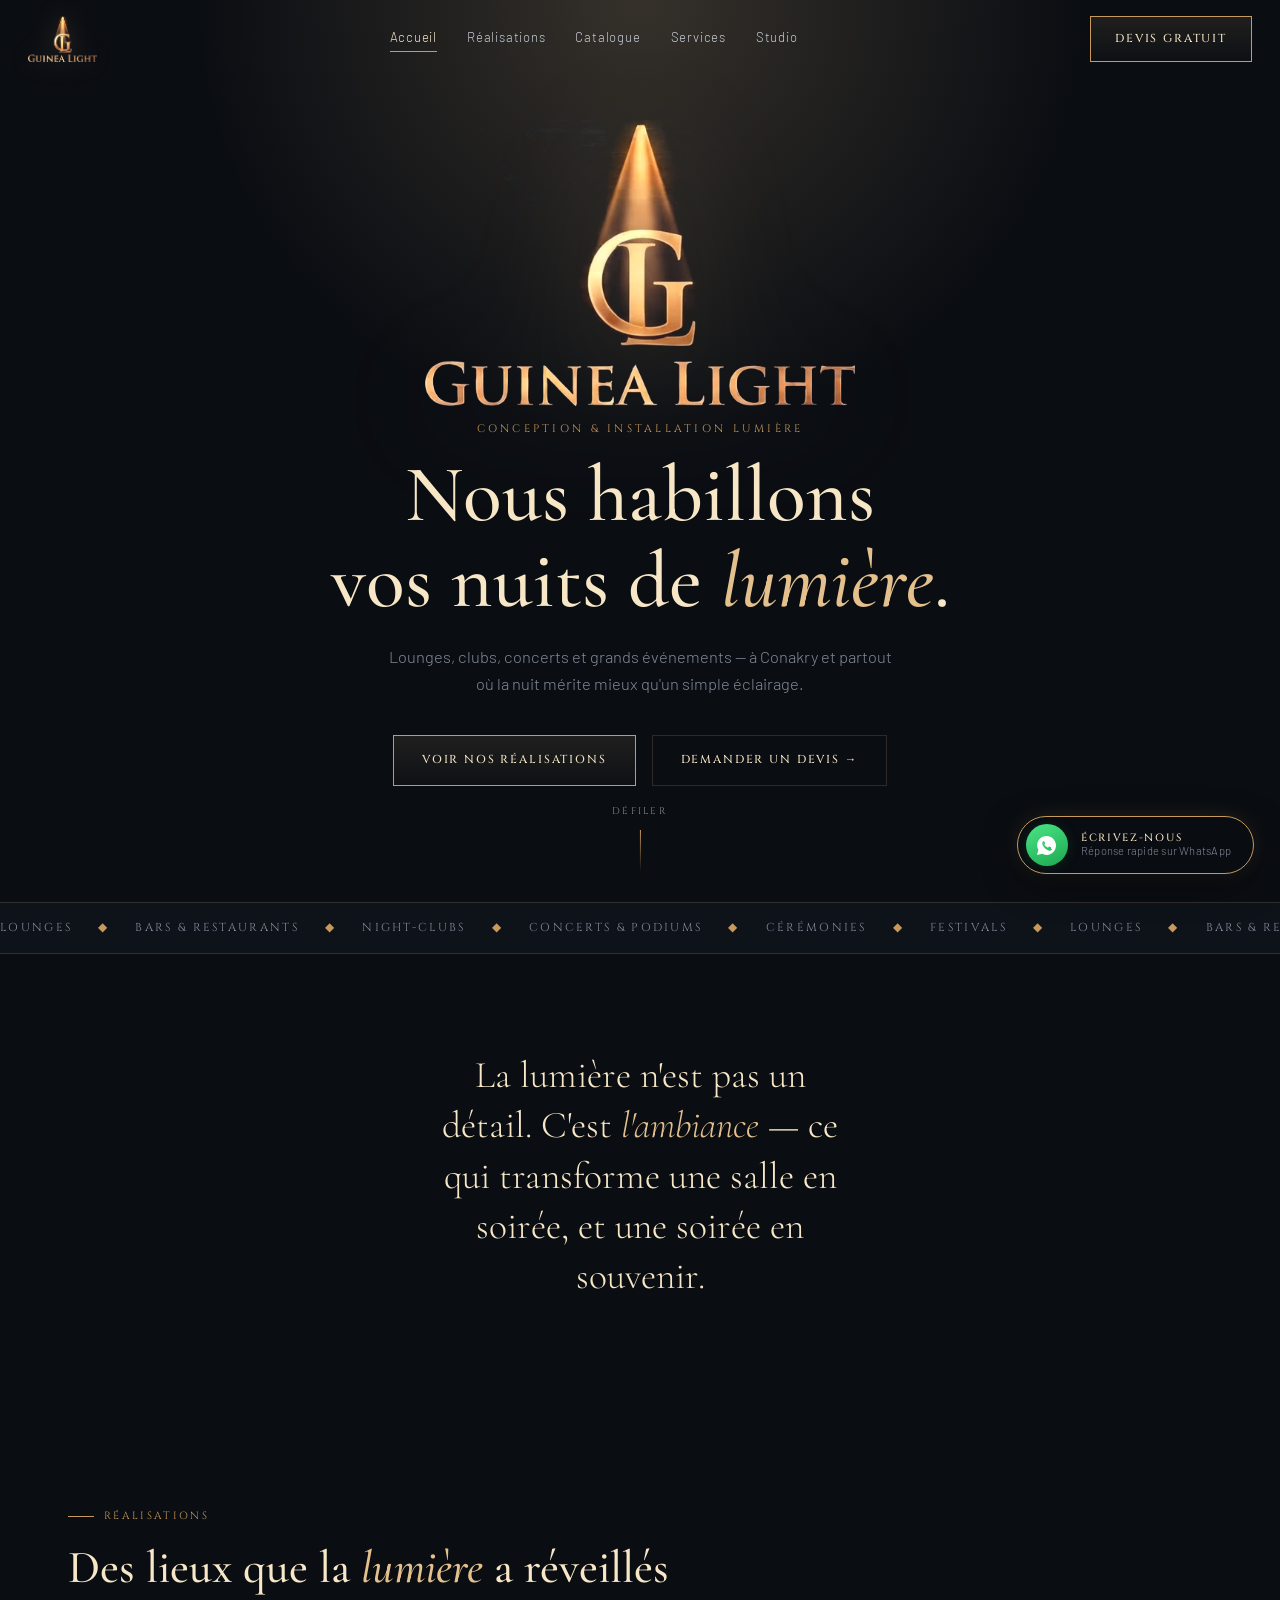
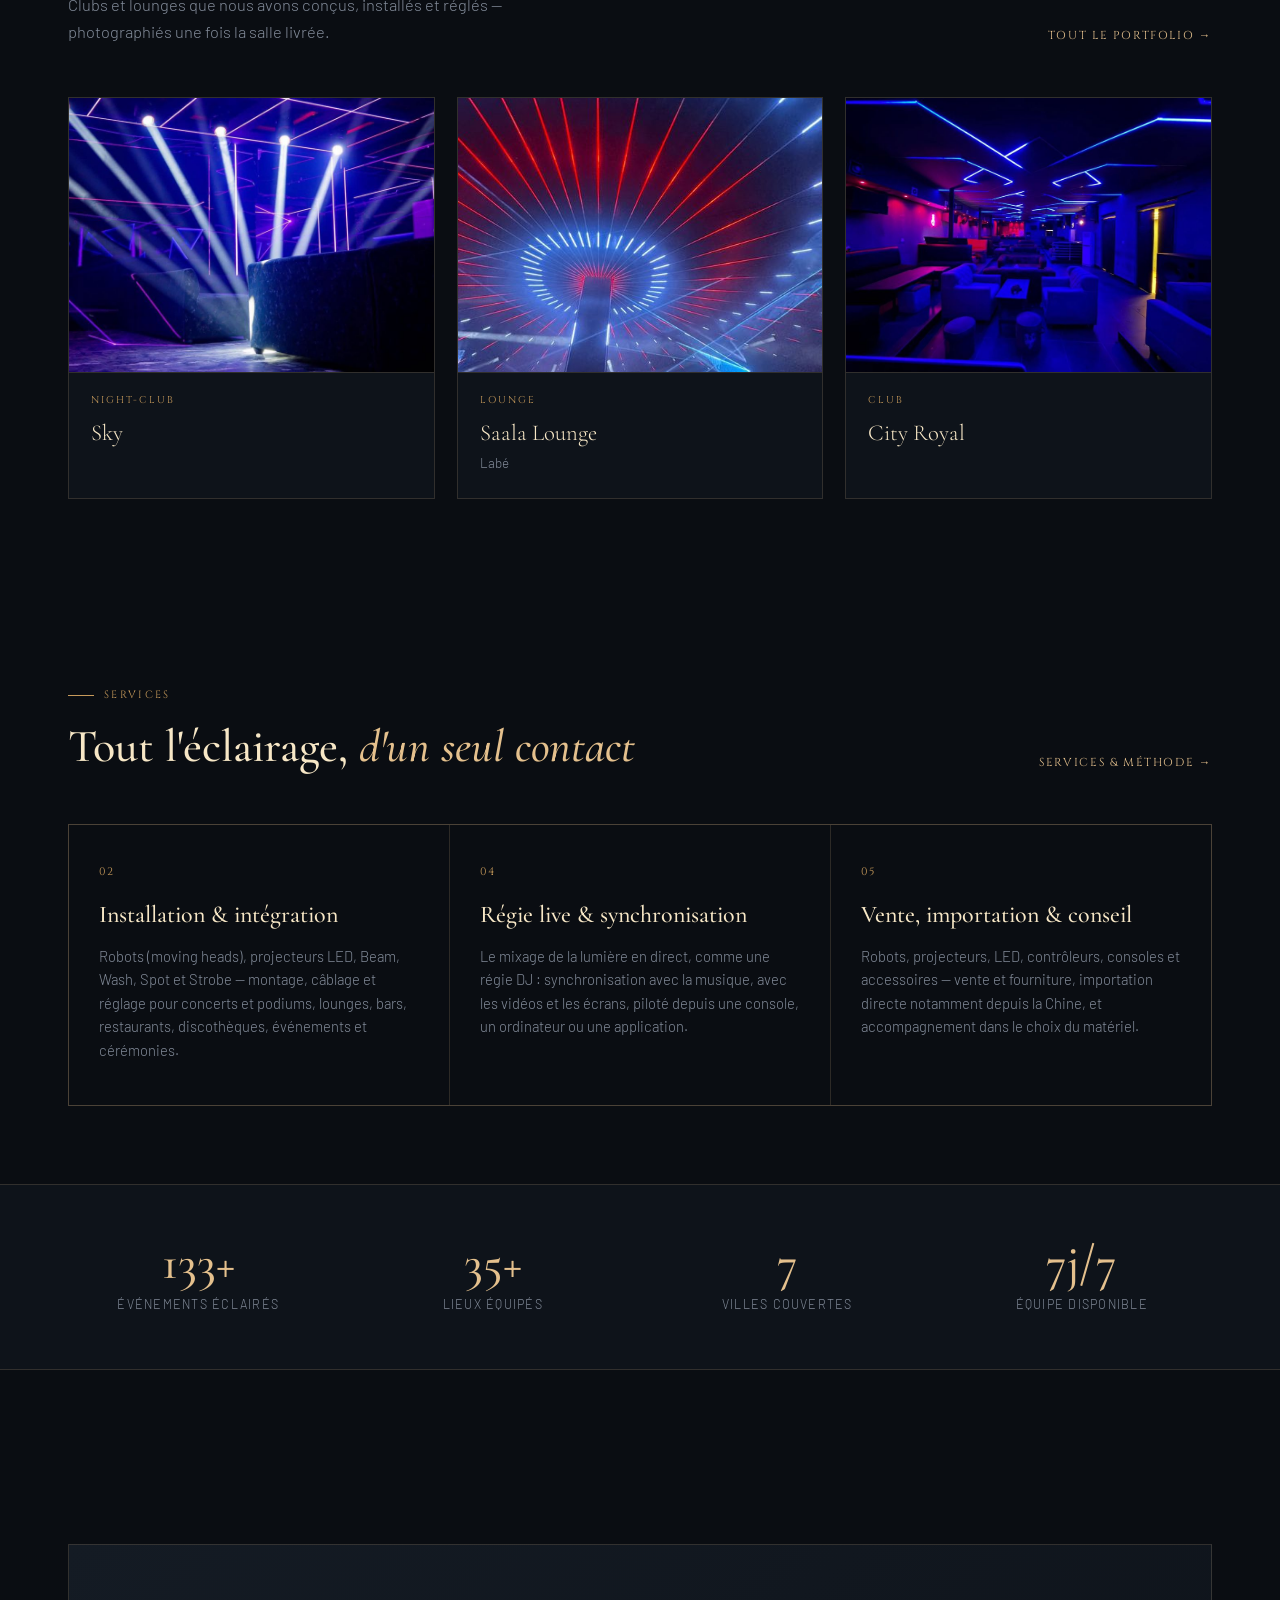
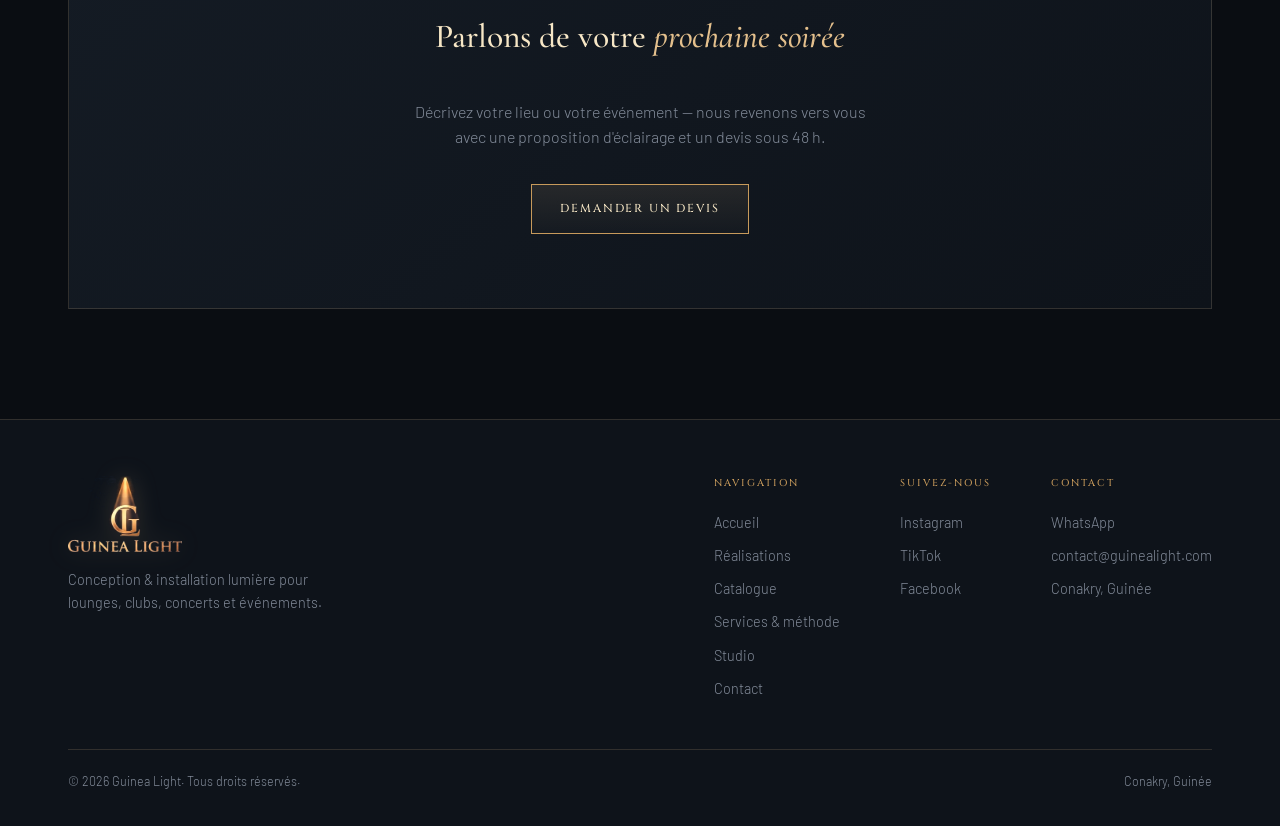
<file: index.html>
<!DOCTYPE html>
<html lang="fr">
<head>
<script>document.documentElement.className+=" js";setTimeout(function(){var d=document.documentElement;if(!window.__glReady)d.className=d.className.replace(" js","")},2500)</script><!-- .js gates the reveal animations; if site.js never boots, the class is dropped so content is never left invisible -->
<meta charset="UTF-8" />
<meta name="viewport" content="width=device-width, initial-scale=1.0" />
<title>Guinea Light — Éclairage événementiel &amp; lumière à Conakry</title>
<meta name="description" content="Guinea Light installe, programme et pilote l'éclairage de vos clubs, lounges, bars, concerts et cérémonies. Robots, LED, régie live, vente et importation de matériel. Devis gratuit." />
<link rel="canonical" href="https://www.guinealight.com/" />
<meta name="robots" content="index, follow, max-image-preview:large, max-snippet:-1, max-video-preview:-1" />
<meta name="theme-color" content="#0A0D12" />
<meta name="author" content="Guinea Light" />
<link rel="icon" href="/favicon.ico" sizes="any" />
<link rel="icon" type="image/png" sizes="32x32" href="/favicon-32x32.png" />
<link rel="icon" type="image/png" sizes="16x16" href="/favicon-16x16.png" />
<link rel="apple-touch-icon" sizes="180x180" href="/apple-touch-icon.png" />
<link rel="manifest" href="/site.webmanifest" />
<meta property="og:type" content="website" />
<meta property="og:site_name" content="Guinea Light" />
<meta property="og:locale" content="fr_FR" />
<meta property="og:url" content="https://www.guinealight.com/" />
<meta property="og:title" content="Guinea Light — Éclairage événementiel &amp; lumière à Conakry" />
<meta property="og:description" content="Guinea Light installe, programme et pilote l'éclairage de vos clubs, lounges, bars, concerts et cérémonies. Robots, LED, régie live, vente et importation de matériel. Devis gratuit." />
<meta property="og:image" content="https://www.guinealight.com/og-image.jpg" />
<meta property="og:image:width" content="1200" />
<meta property="og:image:height" content="630" />
<meta property="og:image:alt" content="Logo Guinea Light — monogramme GL doré sous un faisceau de lumière" />
<meta name="twitter:card" content="summary_large_image" />
<meta name="twitter:title" content="Guinea Light — Éclairage événementiel &amp; lumière à Conakry" />
<meta name="twitter:description" content="Guinea Light installe, programme et pilote l'éclairage de vos clubs, lounges, bars, concerts et cérémonies. Robots, LED, régie live, vente et importation de matériel. Devis gratuit." />
<meta name="twitter:image" content="https://www.guinealight.com/og-image.jpg" />
<link rel="preconnect" href="https://fonts.googleapis.com" />
<link rel="preconnect" href="https://fonts.gstatic.com" crossorigin />
<link href="https://fonts.googleapis.com/css2?family=Cinzel:wght@400;500;600&family=Cormorant+Garamond:ital,wght@0,400;0,500;0,600;1,400;1,500&family=Barlow:wght@300;400;500;600&display=swap" rel="stylesheet" />
<link rel="stylesheet" href="/assets/site.css?v=4475e079" />
<script type="application/ld+json">
{
  "@context": "https://schema.org",
  "@type": "LocalBusiness",
  "@id": "https://www.guinealight.com/#business",
  "name": "Guinea Light",
  "url": "https://www.guinealight.com/",
  "logo": "https://www.guinealight.com/icon-512.png",
  "image": "https://www.guinealight.com/og-image.jpg",
  "description": "Guinea Light conçoit, installe, programme et pilote l'éclairage de clubs, lounges, bars, restaurants, concerts et cérémonies en Guinée. Vente, importation et maintenance de matériel lumière professionnel.",
  "email": "contact@guinealight.com",
  "address": {
    "@type": "PostalAddress",
    "addressLocality": "Conakry",
    "addressCountry": "GN"
  },
  "areaServed": [
    {
      "@type": "City",
      "name": "Conakry"
    },
    {
      "@type": "Country",
      "name": "Guinée"
    }
  ],
  "knowsLanguage": [
    "fr"
  ],
  "foundingDate": "2014"
}
</script>
</head>
<body>
<header id="hdr">
  <a class="brand" href="/" aria-label="Guinea Light — accueil">
    <img src="/logo-full.png" alt="" width="69" height="46" />
  </a>
  <nav class="links"><a href="/" aria-current="page">Accueil</a><a href="/realisations/">Réalisations</a><a href="/catalogue/">Catalogue</a><a href="/services/">Services</a><a href="/studio/">Studio</a></nav>
  <a class="nav-cta" href="/contact/">Devis gratuit</a>
  <button class="burger" id="burger" type="button" aria-label="Ouvrir le menu" aria-expanded="false" aria-controls="drawer">
    <svg viewBox="0 0 24 24" fill="none" stroke="currentColor" stroke-width="1.6"><path d="M3 6h18M3 12h18M3 18h18"/></svg>
  </button>
</header>
<div class="drawer" id="drawer">
  <button class="drawer__close" id="drawer-close" type="button" aria-label="Fermer le menu">
    <svg viewBox="0 0 24 24" fill="none" stroke="currentColor" stroke-width="1.6"><path d="M6 6l12 12M18 6L6 18"/></svg>
  </button>
  <a href="/">Accueil</a><a href="/realisations/">Réalisations</a><a href="/catalogue/">Catalogue</a><a href="/services/">Services</a><a href="/studio/">Studio</a><a href="/contact/">Contact</a>
  <a class="btn" href="/contact/">Devis gratuit</a>
</div>
<section class="hero" id="top">
  <div class="hero__bg" aria-hidden="true"><img src="/assets/projects/sky/01-900.jpg" srcset="/assets/projects/sky/01-500.jpg 500w, /assets/projects/sky/01-900.jpg 900w" sizes="100vw" alt="" fetchpriority="high" /><img src="/assets/projects/city-royal/01-900.jpg" srcset="/assets/projects/city-royal/01-500.jpg 500w, /assets/projects/city-royal/01-900.jpg 900w" sizes="100vw" alt="" /><img src="/assets/projects/saala-lounge/04-900.jpg" srcset="/assets/projects/saala-lounge/04-500.jpg 500w, /assets/projects/saala-lounge/04-900.jpg 900w" sizes="100vw" alt="" /><img src="/assets/projects/sky/03-900.jpg" srcset="/assets/projects/sky/03-500.jpg 500w, /assets/projects/sky/03-900.jpg 900w" sizes="100vw" alt="" /></div>
  <div class="hero__scrim" aria-hidden="true"></div>
  <div class="hero__spot" id="spot"></div>
  <div class="hero__glow"></div>
  <div class="wrap">
    <img class="hero__logo" src="/logo-full.png" alt="Guinea Light" width="580" height="386" fetchpriority="high" />
    <span class="hero__kicker">Conception &amp; installation lumière</span>
    <h1 class="display">Nous habillons<br />vos nuits de <em>lumière</em>.</h1>
    <p class="lede">Lounges, clubs, concerts et grands événements — à Conakry et partout où la nuit mérite mieux qu'un simple éclairage.</p>
    <div class="hero__cta">
      <a class="btn" href="/realisations/">Voir nos réalisations</a>
      <a class="btn btn--ghost" href="/contact/">Demander un devis →</a>
    </div>
  </div>
  <div class="scroll-hint">Défiler<i></i></div>
</section>

<div class="marquee"><div class="marquee__track"><span>Lounges</span><b>◆</b><span>Bars &amp; restaurants</span><b>◆</b><span>Night-clubs</span><b>◆</b><span>Concerts &amp; podiums</span><b>◆</b><span>Cérémonies</span><b>◆</b><span>Festivals</span><b>◆</b><span>Lounges</span><b>◆</b><span>Bars &amp; restaurants</span><b>◆</b><span>Night-clubs</span><b>◆</b><span>Concerts &amp; podiums</span><b>◆</b><span>Cérémonies</span><b>◆</b><span>Festivals</span><b>◆</b></div></div>

<div class="quote"><div class="wrap" data-reveal>
  <p>La lumière n'est pas un détail. C'est <em>l'ambiance</em> — ce qui transforme une salle en soirée, et une soirée en souvenir.</p>
</div></div>

<section class="sec"><div class="wrap">
  <div class="sec-head" data-reveal>
    <div>
      <div class="eyebrow"><i></i><span>Réalisations</span></div>
      <h2 class="display">Des lieux que la <em>lumière</em> a réveillés</h2>
      <p class="lede">Clubs et lounges que nous avons conçus, installés et réglés — photographiés une fois la salle livrée.</p>
    </div>
    <a class="link-more" href="/realisations/">Tout le portfolio →</a>
  </div>
  <div class="grid-proj stagger" data-reveal><a class="proj" href="/realisations/#sky"><div class="proj__shot"><img src="/assets/projects/sky/01-500.jpg" srcset="/assets/projects/sky/01-500.jpg 500w, /assets/projects/sky/01-900.jpg 900w, /assets/projects/sky/01-1280.jpg 1280w" sizes="(max-width:560px) calc(100vw - 40px), (max-width:980px) calc(50vw - 34px), 366px" alt="Faisceaux de lyres au-dessus de la piste du Sky" width="1280" height="856" loading="lazy" /></div><div class="proj__meta"><div class="proj__cat">Night-club</div><div class="proj__name">Sky</div></div></a><a class="proj" href="/realisations/#saala-lounge"><div class="proj__shot"><img src="/assets/projects/saala-lounge/01-500.jpg" srcset="/assets/projects/saala-lounge/01-500.jpg 500w, /assets/projects/saala-lounge/01-900.jpg 900w" sizes="(max-width:560px) calc(100vw - 40px), (max-width:980px) calc(50vw - 34px), 366px" alt="Canopée LED radiale du Saala Lounge, faisceaux rouges et bleus" width="900" height="1200" loading="lazy" /></div><div class="proj__meta"><div class="proj__cat">Lounge</div><div class="proj__name">Saala Lounge</div><div class="proj__loc">Labé</div></div></a><a class="proj" href="/realisations/#city-royal"><div class="proj__shot"><img src="/assets/projects/city-royal/01-500.jpg" srcset="/assets/projects/city-royal/01-500.jpg 500w, /assets/projects/city-royal/01-900.jpg 900w, /assets/projects/city-royal/01-1080.jpg 1080w" sizes="(max-width:560px) calc(100vw - 40px), (max-width:980px) calc(50vw - 34px), 366px" alt="Salle du City Royal en bleu, lignes LED géométriques au plafond" width="1080" height="810" loading="lazy" /></div><div class="proj__meta"><div class="proj__cat">Club</div><div class="proj__name">City Royal</div></div></a></div>
</div></section>

<section class="sec sec--tight"><div class="wrap">
  <div class="sec-head" data-reveal>
    <div>
      <div class="eyebrow"><i></i><span>Services</span></div>
      <h2 class="display">Tout l'éclairage, <em>d'un seul contact</em></h2>
    </div>
    <a class="link-more" href="/services/">Services &amp; méthode →</a>
  </div>
  <div class="grid-svc stagger" data-reveal><div class="svc"><div class="svc__n">02</div><h3>Installation &amp; intégration</h3><p>Robots (moving heads), projecteurs LED, Beam, Wash, Spot et Strobe — montage, câblage et réglage pour concerts et podiums, lounges, bars, restaurants, discothèques, événements et cérémonies.</p></div><div class="svc"><div class="svc__n">04</div><h3>Régie live &amp; synchronisation</h3><p>Le mixage de la lumière en direct, comme une régie DJ : synchronisation avec la musique, avec les vidéos et les écrans, piloté depuis une console, un ordinateur ou une application.</p></div><div class="svc"><div class="svc__n">05</div><h3>Vente, importation &amp; conseil</h3><p>Robots, projecteurs, LED, contrôleurs, consoles et accessoires — vente et fourniture, importation directe notamment depuis la Chine, et accompagnement dans le choix du matériel.</p></div></div>
</div></section>

<div class="stats"><div class="wrap"><div class="stats__row" data-reveal>
  <div><b>150+</b><span>Événements éclairés</span></div>
  <div><b>40+</b><span>Lieux équipés</span></div>
  <div><b>8</b><span>Villes couvertes</span></div>
  <div><b>7j/7</b><span>Équipe disponible</span></div>
</div></div></div>

<section class="sec"><div class="wrap">
  <div class="cta cta--center" data-reveal>
    <h2 class="display">Parlons de votre <em>prochaine soirée</em></h2>
    <p>Décrivez votre lieu ou votre événement — nous revenons vers vous avec une proposition d'éclairage et un devis sous 48 h.</p>
    <a class="btn" href="/contact/">Demander un devis</a>
  </div>
</div></section>
<footer>
  <div class="wrap">
    <div class="foot">
      <div>
        <a class="brand" href="/"><img src="/logo-full.png" alt="Guinea Light" width="114" height="76" loading="lazy" /></a>
        <p class="tag">Conception &amp; installation lumière pour lounges, clubs, concerts et événements.</p>
      </div>
      <div class="foot__links">
        <div class="foot__col"><h4>Navigation</h4><a href="/">Accueil</a><a href="/realisations/">Réalisations</a><a href="/catalogue/">Catalogue</a><a href="/services/">Services &amp; méthode</a><a href="/studio/">Studio</a><a href="/contact/">Contact</a></div>
        <div class="foot__col"><h4>Suivez-nous</h4>
          <!-- TODO: real profile URLs -->
          <span>Instagram</span><span>TikTok</span><span>Facebook</span>
        </div>
        <div class="foot__col"><h4>Contact</h4>
          <a href="https://wa.me/224620615493" target="_blank" rel="noopener">WhatsApp</a>
          <a href="mailto:contact@guinealight.com">contact@guinealight.com</a>
          <span>Conakry, Guinée</span>
        </div>
      </div>
    </div>
    <div class="copyright">
      <span>© <span id="yr">2026</span> Guinea Light. Tous droits réservés.</span>
      <span>Conakry, Guinée</span>
    </div>
  </div>
</footer>
<a class="wa" href="https://wa.me/224620615493?text=Bonjour%20Guinea%20Light%2C%20je%20souhaite%20un%20devis%20pour%20mon%20lieu."
   target="_blank" rel="noopener" aria-label="Écrire à Guinea Light sur WhatsApp">
  <span class="wa__halo"></span>
  <span class="wa__icon"><svg viewBox="0 0 24 24" width="23" height="23" fill="#fff" aria-hidden="true"><path d="M12.04 2C6.6 2 2.2 6.4 2.2 11.84c0 1.74.46 3.44 1.32 4.94L2 22l5.36-1.4a9.84 9.84 0 0 0 4.68 1.2h.01c5.43 0 9.84-4.4 9.84-9.84C21.89 6.4 17.48 2 12.04 2Zm5.75 14.02c-.24.68-1.42 1.3-1.96 1.35-.5.05-.96.07-1.66-.18-2.27-.83-4.5-2.62-5.9-5.24-.5-.94-.7-1.7-.66-2.36.04-.62.5-1.62 1.02-1.9.2-.1.42-.13.62-.1.2.02.36.06.5.36.18.4.63 1.55.68 1.66.06.12.1.26.02.42-.08.16-.15.26-.3.42l-.22.26c-.12.14-.16.25-.07.42.4.78.94 1.44 1.62 2 .55.46 1.13.8 1.79 1.06.18.07.31.05.44-.09.12-.14.5-.6.64-.8.13-.2.27-.24.44-.17.18.06 1.42.66 1.66.78.24.12.4.18.46.28.06.1.06.6-.12 1.13Z"/></svg></span>
  <span class="wa__txt"><b>Écrivez-nous</b><span>Réponse rapide sur WhatsApp</span></span>
</a>
<script src="/assets/site.js?v=f0f9c101" defer></script>
</body>
</html>
</file>
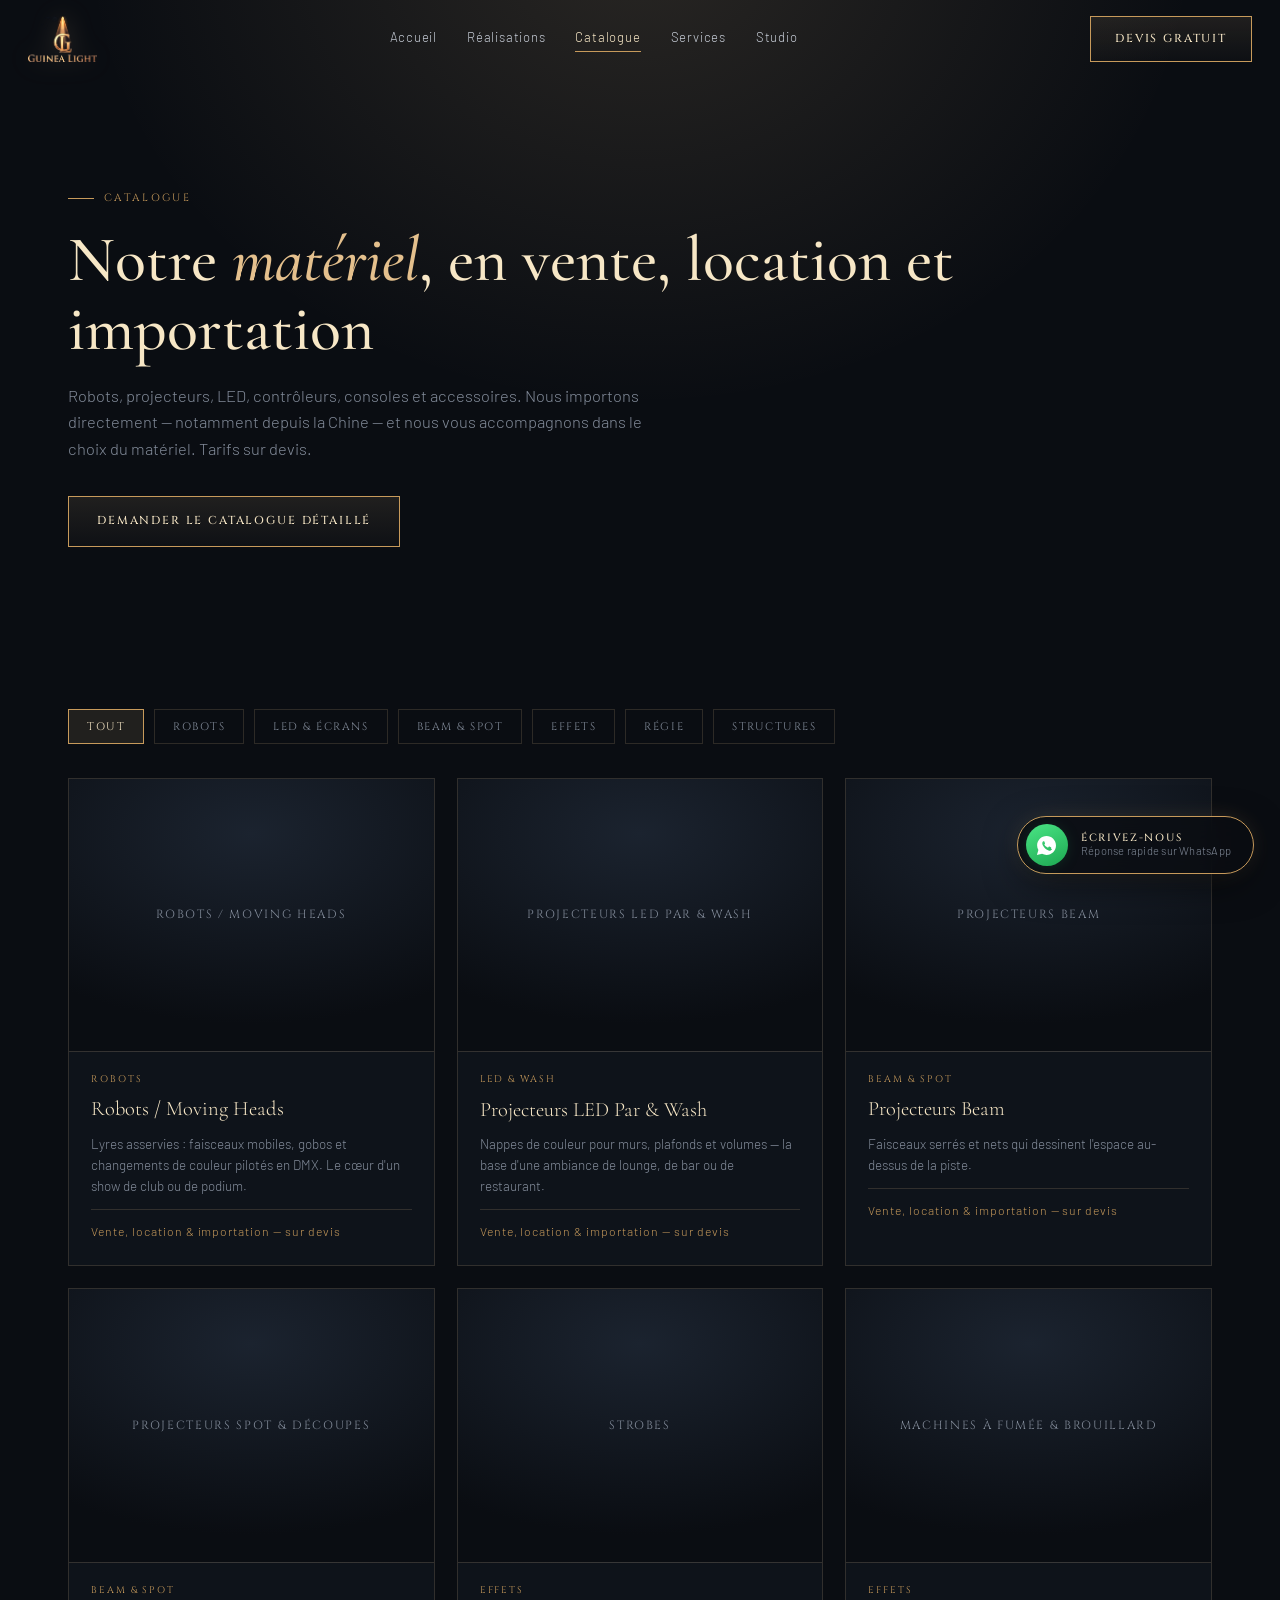
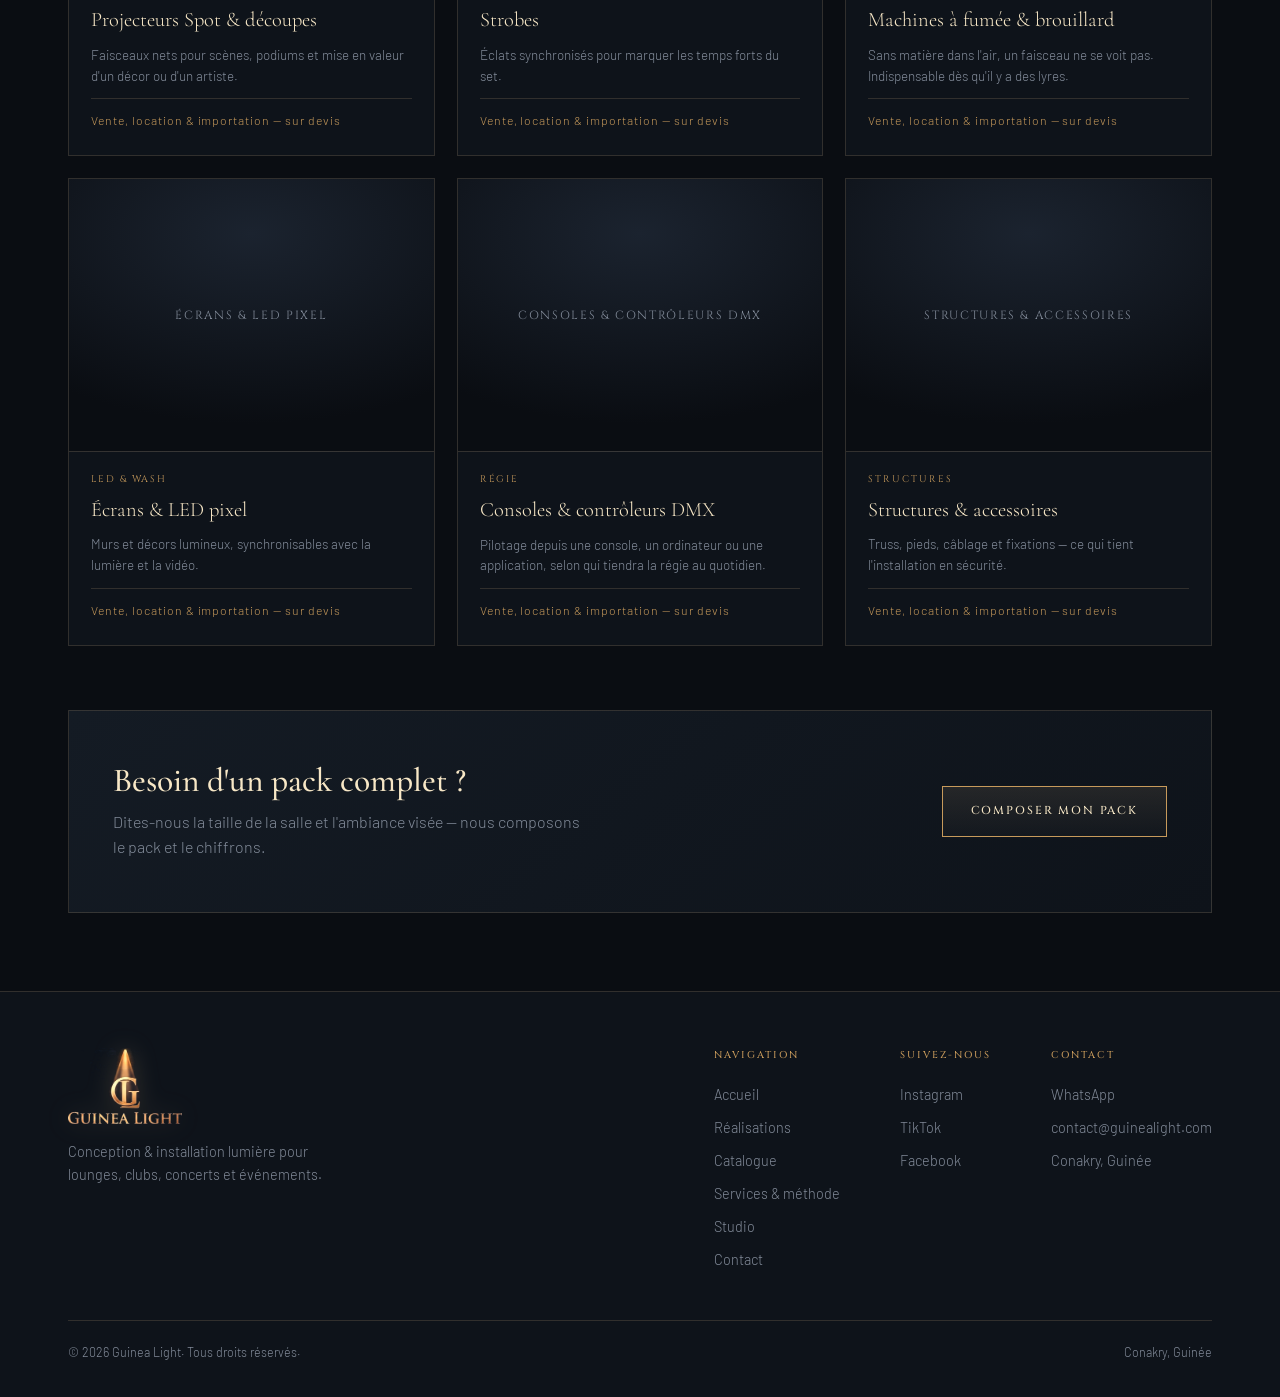
<file: catalogue/index.html>
<!DOCTYPE html>
<html lang="fr">
<head>
<script>document.documentElement.className+=" js";setTimeout(function(){var d=document.documentElement;if(!window.__glReady)d.className=d.className.replace(" js","")},2500)</script><!-- .js gates the reveal animations; if site.js never boots, the class is dropped so content is never left invisible -->
<meta charset="UTF-8" />
<meta name="viewport" content="width=device-width, initial-scale=1.0" />
<title>Catalogue matériel lumière — vente &amp; location | Guinea Light</title>
<meta name="description" content="Robots (moving heads), projecteurs LED, Beam, Spot, strobes, écrans, consoles DMX et structures — vente, location et importation directe. Conseil sur le choix du matériel." />
<link rel="canonical" href="https://www.guinealight.com/catalogue/" />
<meta name="robots" content="index, follow, max-image-preview:large, max-snippet:-1, max-video-preview:-1" />
<meta name="theme-color" content="#0A0D12" />
<meta name="author" content="Guinea Light" />
<link rel="icon" href="/favicon.ico" sizes="any" />
<link rel="icon" type="image/png" sizes="32x32" href="/favicon-32x32.png" />
<link rel="icon" type="image/png" sizes="16x16" href="/favicon-16x16.png" />
<link rel="apple-touch-icon" sizes="180x180" href="/apple-touch-icon.png" />
<link rel="manifest" href="/site.webmanifest" />
<meta property="og:type" content="website" />
<meta property="og:site_name" content="Guinea Light" />
<meta property="og:locale" content="fr_FR" />
<meta property="og:url" content="https://www.guinealight.com/catalogue/" />
<meta property="og:title" content="Catalogue matériel lumière — vente &amp; location | Guinea Light" />
<meta property="og:description" content="Robots (moving heads), projecteurs LED, Beam, Spot, strobes, écrans, consoles DMX et structures — vente, location et importation directe. Conseil sur le choix du matériel." />
<meta property="og:image" content="https://www.guinealight.com/og-image.jpg" />
<meta property="og:image:width" content="1200" />
<meta property="og:image:height" content="630" />
<meta property="og:image:alt" content="Logo Guinea Light — monogramme GL doré sous un faisceau de lumière" />
<meta name="twitter:card" content="summary_large_image" />
<meta name="twitter:title" content="Catalogue matériel lumière — vente &amp; location | Guinea Light" />
<meta name="twitter:description" content="Robots (moving heads), projecteurs LED, Beam, Spot, strobes, écrans, consoles DMX et structures — vente, location et importation directe. Conseil sur le choix du matériel." />
<meta name="twitter:image" content="https://www.guinealight.com/og-image.jpg" />
<link rel="preconnect" href="https://fonts.googleapis.com" />
<link rel="preconnect" href="https://fonts.gstatic.com" crossorigin />
<link href="https://fonts.googleapis.com/css2?family=Cinzel:wght@400;500;600&family=Cormorant+Garamond:ital,wght@0,400;0,500;0,600;1,400;1,500&family=Barlow:wght@300;400;500;600&display=swap" rel="stylesheet" />
<link rel="stylesheet" href="/assets/site.css?v=4475e079" />
<script type="application/ld+json">
{
  "@context": "https://schema.org",
  "@type": "BreadcrumbList",
  "itemListElement": [
    {
      "@type": "ListItem",
      "position": 1,
      "name": "Accueil",
      "item": "https://www.guinealight.com/"
    },
    {
      "@type": "ListItem",
      "position": 2,
      "name": "Catalogue",
      "item": "https://www.guinealight.com/catalogue/"
    }
  ]
}
</script>
</head>
<body>
<header id="hdr">
  <a class="brand" href="/" aria-label="Guinea Light — accueil">
    <img src="/logo-full.png" alt="" width="69" height="46" />
  </a>
  <nav class="links"><a href="/">Accueil</a><a href="/realisations/">Réalisations</a><a href="/catalogue/" aria-current="page">Catalogue</a><a href="/services/">Services</a><a href="/studio/">Studio</a></nav>
  <a class="nav-cta" href="/contact/">Devis gratuit</a>
  <button class="burger" id="burger" type="button" aria-label="Ouvrir le menu" aria-expanded="false" aria-controls="drawer">
    <svg viewBox="0 0 24 24" fill="none" stroke="currentColor" stroke-width="1.6"><path d="M3 6h18M3 12h18M3 18h18"/></svg>
  </button>
</header>
<div class="drawer" id="drawer">
  <button class="drawer__close" id="drawer-close" type="button" aria-label="Fermer le menu">
    <svg viewBox="0 0 24 24" fill="none" stroke="currentColor" stroke-width="1.6"><path d="M6 6l12 12M18 6L6 18"/></svg>
  </button>
  <a href="/">Accueil</a><a href="/realisations/">Réalisations</a><a href="/catalogue/">Catalogue</a><a href="/services/">Services</a><a href="/studio/">Studio</a><a href="/contact/">Contact</a>
  <a class="btn" href="/contact/">Devis gratuit</a>
</div>
<section class="phero"><div class="wrap"><div class="phero__row">
  <div>
    <div class="eyebrow"><i></i><span>Catalogue</span></div>
    <h1 class="display">Notre <em>matériel</em>, en vente, location et importation</h1>
    <p class="lede">Robots, projecteurs, LED, contrôleurs, consoles et accessoires. Nous importons directement — notamment depuis la Chine — et nous vous accompagnons dans le choix du matériel. Tarifs sur devis.</p>
  </div>
  <a class="btn" href="/contact/">Demander le catalogue détaillé</a>
</div></div></section>

<section class="sec sec--tight"><div class="wrap">
  <div class="chips" data-filter-for="prod-grid"><button class="chip" type="button" data-key="all" aria-pressed="true">Tout</button><button class="chip" type="button" data-key="robot" aria-pressed="false">Robots</button><button class="chip" type="button" data-key="led" aria-pressed="false">LED &amp; écrans</button><button class="chip" type="button" data-key="beam" aria-pressed="false">Beam &amp; spot</button><button class="chip" type="button" data-key="effet" aria-pressed="false">Effets</button><button class="chip" type="button" data-key="regie" aria-pressed="false">Régie</button><button class="chip" type="button" data-key="acc" aria-pressed="false">Structures</button></div>
  <div class="grid-prod stagger" id="prod-grid"><article class="prod" data-type="robot"><div class="prod__img">Robots / Moving Heads</div><div class="prod__meta"><div class="prod__cat">Robots</div><div class="prod__name">Robots / Moving Heads</div><div class="prod__specs">Lyres asservies : faisceaux mobiles, gobos et changements de couleur pilotés en DMX. Le cœur d'un show de club ou de podium.</div><div class="prod__mode">Vente, location &amp; importation — sur devis</div></div></article><article class="prod" data-type="led"><div class="prod__img">Projecteurs LED Par &amp; Wash</div><div class="prod__meta"><div class="prod__cat">LED &amp; wash</div><div class="prod__name">Projecteurs LED Par &amp; Wash</div><div class="prod__specs">Nappes de couleur pour murs, plafonds et volumes — la base d'une ambiance de lounge, de bar ou de restaurant.</div><div class="prod__mode">Vente, location &amp; importation — sur devis</div></div></article><article class="prod" data-type="beam"><div class="prod__img">Projecteurs Beam</div><div class="prod__meta"><div class="prod__cat">Beam &amp; spot</div><div class="prod__name">Projecteurs Beam</div><div class="prod__specs">Faisceaux serrés et nets qui dessinent l'espace au-dessus de la piste.</div><div class="prod__mode">Vente, location &amp; importation — sur devis</div></div></article><article class="prod" data-type="beam"><div class="prod__img">Projecteurs Spot &amp; découpes</div><div class="prod__meta"><div class="prod__cat">Beam &amp; spot</div><div class="prod__name">Projecteurs Spot &amp; découpes</div><div class="prod__specs">Faisceaux nets pour scènes, podiums et mise en valeur d'un décor ou d'un artiste.</div><div class="prod__mode">Vente, location &amp; importation — sur devis</div></div></article><article class="prod" data-type="effet"><div class="prod__img">Strobes</div><div class="prod__meta"><div class="prod__cat">Effets</div><div class="prod__name">Strobes</div><div class="prod__specs">Éclats synchronisés pour marquer les temps forts du set.</div><div class="prod__mode">Vente, location &amp; importation — sur devis</div></div></article><article class="prod" data-type="effet"><div class="prod__img">Machines à fumée &amp; brouillard</div><div class="prod__meta"><div class="prod__cat">Effets</div><div class="prod__name">Machines à fumée &amp; brouillard</div><div class="prod__specs">Sans matière dans l'air, un faisceau ne se voit pas. Indispensable dès qu'il y a des lyres.</div><div class="prod__mode">Vente, location &amp; importation — sur devis</div></div></article><article class="prod" data-type="led"><div class="prod__img">Écrans &amp; LED pixel</div><div class="prod__meta"><div class="prod__cat">LED &amp; wash</div><div class="prod__name">Écrans &amp; LED pixel</div><div class="prod__specs">Murs et décors lumineux, synchronisables avec la lumière et la vidéo.</div><div class="prod__mode">Vente, location &amp; importation — sur devis</div></div></article><article class="prod" data-type="regie"><div class="prod__img">Consoles &amp; contrôleurs DMX</div><div class="prod__meta"><div class="prod__cat">Régie</div><div class="prod__name">Consoles &amp; contrôleurs DMX</div><div class="prod__specs">Pilotage depuis une console, un ordinateur ou une application, selon qui tiendra la régie au quotidien.</div><div class="prod__mode">Vente, location &amp; importation — sur devis</div></div></article><article class="prod" data-type="acc"><div class="prod__img">Structures &amp; accessoires</div><div class="prod__meta"><div class="prod__cat">Structures</div><div class="prod__name">Structures &amp; accessoires</div><div class="prod__specs">Truss, pieds, câblage et fixations — ce qui tient l'installation en sécurité.</div><div class="prod__mode">Vente, location &amp; importation — sur devis</div></div></article></div>
  <div class="cta" data-reveal>
    <div>
      <h2 class="display">Besoin d'un pack complet ?</h2>
      <p>Dites-nous la taille de la salle et l'ambiance visée — nous composons le pack et le chiffrons.</p>
    </div>
    <a class="btn" href="/contact/">Composer mon pack</a>
  </div>
</div></section>
<footer>
  <div class="wrap">
    <div class="foot">
      <div>
        <a class="brand" href="/"><img src="/logo-full.png" alt="Guinea Light" width="114" height="76" loading="lazy" /></a>
        <p class="tag">Conception &amp; installation lumière pour lounges, clubs, concerts et événements.</p>
      </div>
      <div class="foot__links">
        <div class="foot__col"><h4>Navigation</h4><a href="/">Accueil</a><a href="/realisations/">Réalisations</a><a href="/catalogue/">Catalogue</a><a href="/services/">Services &amp; méthode</a><a href="/studio/">Studio</a><a href="/contact/">Contact</a></div>
        <div class="foot__col"><h4>Suivez-nous</h4>
          <!-- TODO: real profile URLs -->
          <span>Instagram</span><span>TikTok</span><span>Facebook</span>
        </div>
        <div class="foot__col"><h4>Contact</h4>
          <a href="https://wa.me/224620615493" target="_blank" rel="noopener">WhatsApp</a>
          <a href="mailto:contact@guinealight.com">contact@guinealight.com</a>
          <span>Conakry, Guinée</span>
        </div>
      </div>
    </div>
    <div class="copyright">
      <span>© <span id="yr">2026</span> Guinea Light. Tous droits réservés.</span>
      <span>Conakry, Guinée</span>
    </div>
  </div>
</footer>
<a class="wa" href="https://wa.me/224620615493?text=Bonjour%20Guinea%20Light%2C%20je%20souhaite%20un%20devis%20pour%20mon%20lieu."
   target="_blank" rel="noopener" aria-label="Écrire à Guinea Light sur WhatsApp">
  <span class="wa__halo"></span>
  <span class="wa__icon"><svg viewBox="0 0 24 24" width="23" height="23" fill="#fff" aria-hidden="true"><path d="M12.04 2C6.6 2 2.2 6.4 2.2 11.84c0 1.74.46 3.44 1.32 4.94L2 22l5.36-1.4a9.84 9.84 0 0 0 4.68 1.2h.01c5.43 0 9.84-4.4 9.84-9.84C21.89 6.4 17.48 2 12.04 2Zm5.75 14.02c-.24.68-1.42 1.3-1.96 1.35-.5.05-.96.07-1.66-.18-2.27-.83-4.5-2.62-5.9-5.24-.5-.94-.7-1.7-.66-2.36.04-.62.5-1.62 1.02-1.9.2-.1.42-.13.62-.1.2.02.36.06.5.36.18.4.63 1.55.68 1.66.06.12.1.26.02.42-.08.16-.15.26-.3.42l-.22.26c-.12.14-.16.25-.07.42.4.78.94 1.44 1.62 2 .55.46 1.13.8 1.79 1.06.18.07.31.05.44-.09.12-.14.5-.6.64-.8.13-.2.27-.24.44-.17.18.06 1.42.66 1.66.78.24.12.4.18.46.28.06.1.06.6-.12 1.13Z"/></svg></span>
  <span class="wa__txt"><b>Écrivez-nous</b><span>Réponse rapide sur WhatsApp</span></span>
</a>
<script src="/assets/site.js?v=f0f9c101" defer></script>
</body>
</html>
</file>
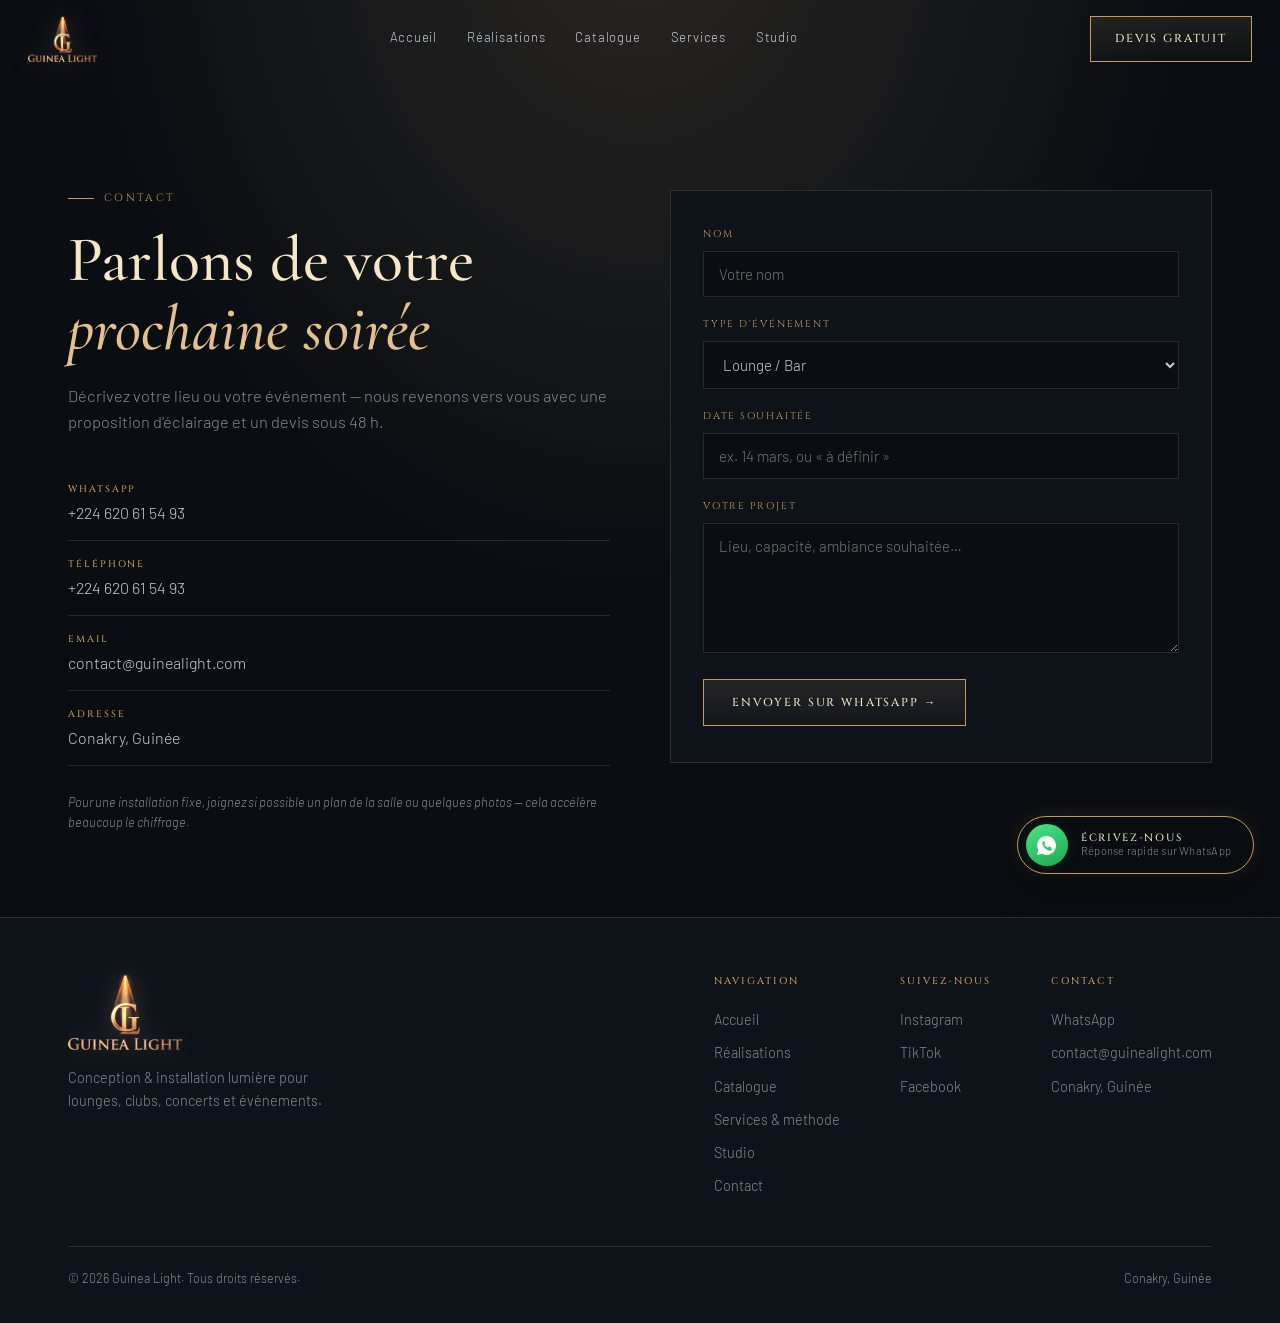
<file: contact/index.html>
<!DOCTYPE html>
<html lang="fr">
<head>
<script>document.documentElement.className+=" js";setTimeout(function(){var d=document.documentElement;if(!window.__glReady)d.className=d.className.replace(" js","")},2500)</script><!-- .js gates the reveal animations; if site.js never boots, the class is dropped so content is never left invisible -->
<meta charset="UTF-8" />
<meta name="viewport" content="width=device-width, initial-scale=1.0" />
<title>Contact — devis éclairage sous 48 h | Guinea Light</title>
<meta name="description" content="Décrivez votre lieu ou votre événement à Conakry : nous revenons avec une proposition d'éclairage et un devis sous 48 h. WhatsApp, téléphone ou email." />
<link rel="canonical" href="https://www.guinealight.com/contact/" />
<meta name="robots" content="index, follow, max-image-preview:large, max-snippet:-1, max-video-preview:-1" />
<meta name="theme-color" content="#0A0D12" />
<meta name="author" content="Guinea Light" />
<link rel="icon" href="/favicon.ico" sizes="any" />
<link rel="icon" type="image/png" sizes="32x32" href="/favicon-32x32.png" />
<link rel="icon" type="image/png" sizes="16x16" href="/favicon-16x16.png" />
<link rel="apple-touch-icon" sizes="180x180" href="/apple-touch-icon.png" />
<link rel="manifest" href="/site.webmanifest" />
<meta property="og:type" content="website" />
<meta property="og:site_name" content="Guinea Light" />
<meta property="og:locale" content="fr_FR" />
<meta property="og:url" content="https://www.guinealight.com/contact/" />
<meta property="og:title" content="Contact — devis éclairage sous 48 h | Guinea Light" />
<meta property="og:description" content="Décrivez votre lieu ou votre événement à Conakry : nous revenons avec une proposition d'éclairage et un devis sous 48 h. WhatsApp, téléphone ou email." />
<meta property="og:image" content="https://www.guinealight.com/og-image.jpg" />
<meta property="og:image:width" content="1200" />
<meta property="og:image:height" content="630" />
<meta property="og:image:alt" content="Logo Guinea Light — monogramme GL doré sous un faisceau de lumière" />
<meta name="twitter:card" content="summary_large_image" />
<meta name="twitter:title" content="Contact — devis éclairage sous 48 h | Guinea Light" />
<meta name="twitter:description" content="Décrivez votre lieu ou votre événement à Conakry : nous revenons avec une proposition d'éclairage et un devis sous 48 h. WhatsApp, téléphone ou email." />
<meta name="twitter:image" content="https://www.guinealight.com/og-image.jpg" />
<link rel="preconnect" href="https://fonts.googleapis.com" />
<link rel="preconnect" href="https://fonts.gstatic.com" crossorigin />
<link href="https://fonts.googleapis.com/css2?family=Cinzel:wght@400;500;600&family=Cormorant+Garamond:ital,wght@0,400;0,500;0,600;1,400;1,500&family=Barlow:wght@300;400;500;600&display=swap" rel="stylesheet" />
<link rel="stylesheet" href="/assets/site.css?v=4475e079" />
<script type="application/ld+json">
{
  "@context": "https://schema.org",
  "@type": "BreadcrumbList",
  "itemListElement": [
    {
      "@type": "ListItem",
      "position": 1,
      "name": "Accueil",
      "item": "https://www.guinealight.com/"
    },
    {
      "@type": "ListItem",
      "position": 2,
      "name": "Contact",
      "item": "https://www.guinealight.com/contact/"
    }
  ]
}
</script>
</head>
<body>
<header id="hdr">
  <a class="brand" href="/" aria-label="Guinea Light — accueil">
    <img src="/logo-full.png" alt="" width="69" height="46" />
  </a>
  <nav class="links"><a href="/">Accueil</a><a href="/realisations/">Réalisations</a><a href="/catalogue/">Catalogue</a><a href="/services/">Services</a><a href="/studio/">Studio</a></nav>
  <a class="nav-cta" href="/contact/">Devis gratuit</a>
  <button class="burger" id="burger" type="button" aria-label="Ouvrir le menu" aria-expanded="false" aria-controls="drawer">
    <svg viewBox="0 0 24 24" fill="none" stroke="currentColor" stroke-width="1.6"><path d="M3 6h18M3 12h18M3 18h18"/></svg>
  </button>
</header>
<div class="drawer" id="drawer">
  <button class="drawer__close" id="drawer-close" type="button" aria-label="Fermer le menu">
    <svg viewBox="0 0 24 24" fill="none" stroke="currentColor" stroke-width="1.6"><path d="M6 6l12 12M18 6L6 18"/></svg>
  </button>
  <a href="/">Accueil</a><a href="/realisations/">Réalisations</a><a href="/catalogue/">Catalogue</a><a href="/services/">Services</a><a href="/studio/">Studio</a><a href="/contact/">Contact</a>
  <a class="btn" href="/contact/">Devis gratuit</a>
</div>
<section class="phero"><div class="wrap">
  <div class="contact-grid">
    <div>
      <div class="eyebrow"><i></i><span>Contact</span></div>
      <h1 class="display">Parlons de votre <em>prochaine soirée</em></h1>
      <p class="lede">Décrivez votre lieu ou votre événement — nous revenons vers vous avec une proposition d'éclairage et un devis sous 48 h.</p>
      <div class="cinfo">
        <a href="https://wa.me/224620615493" target="_blank" rel="noopener"><b>WhatsApp</b>+224 620 61 54 93</a>
        <a href="tel:+224620615493"><b>Téléphone</b>+224 620 61 54 93</a>
        <a href="mailto:contact@guinealight.com"><b>Email</b>contact@guinealight.com</a>
        <div><b>Adresse</b>Conakry, Guinée</div>
      </div>
      <p class="note">Pour une installation fixe, joignez si possible un plan de la salle ou quelques photos — cela accélère beaucoup le chiffrage.</p>
    </div>
    <div class="form">
      <div class="field"><label for="gl-nom">Nom</label><input id="gl-nom" type="text" placeholder="Votre nom" /></div>
      <div class="field"><label for="gl-type">Type d'événement</label>
        <select id="gl-type">
          <option>Lounge / Bar</option><option>Night-club</option><option>Concert / Scène</option>
          <option>Événement privé</option><option>Mariage</option><option>Installation fixe</option><option>Autre</option>
        </select>
      </div>
      <div class="field"><label for="gl-date">Date souhaitée</label><input id="gl-date" type="text" placeholder="ex. 14 mars, ou « à définir »" /></div>
      <div class="field"><label for="gl-msg">Votre projet</label><textarea id="gl-msg" placeholder="Lieu, capacité, ambiance souhaitée…"></textarea></div>
      <button class="btn" id="send" type="button">Envoyer sur WhatsApp →</button>
    </div>
  </div>
</div></section>
<footer>
  <div class="wrap">
    <div class="foot">
      <div>
        <a class="brand" href="/"><img src="/logo-full.png" alt="Guinea Light" width="114" height="76" loading="lazy" /></a>
        <p class="tag">Conception &amp; installation lumière pour lounges, clubs, concerts et événements.</p>
      </div>
      <div class="foot__links">
        <div class="foot__col"><h4>Navigation</h4><a href="/">Accueil</a><a href="/realisations/">Réalisations</a><a href="/catalogue/">Catalogue</a><a href="/services/">Services &amp; méthode</a><a href="/studio/">Studio</a><a href="/contact/">Contact</a></div>
        <div class="foot__col"><h4>Suivez-nous</h4>
          <!-- TODO: real profile URLs -->
          <span>Instagram</span><span>TikTok</span><span>Facebook</span>
        </div>
        <div class="foot__col"><h4>Contact</h4>
          <a href="https://wa.me/224620615493" target="_blank" rel="noopener">WhatsApp</a>
          <a href="mailto:contact@guinealight.com">contact@guinealight.com</a>
          <span>Conakry, Guinée</span>
        </div>
      </div>
    </div>
    <div class="copyright">
      <span>© <span id="yr">2026</span> Guinea Light. Tous droits réservés.</span>
      <span>Conakry, Guinée</span>
    </div>
  </div>
</footer>
<a class="wa" href="https://wa.me/224620615493?text=Bonjour%20Guinea%20Light%2C%20je%20souhaite%20un%20devis%20pour%20mon%20lieu."
   target="_blank" rel="noopener" aria-label="Écrire à Guinea Light sur WhatsApp">
  <span class="wa__halo"></span>
  <span class="wa__icon"><svg viewBox="0 0 24 24" width="23" height="23" fill="#fff" aria-hidden="true"><path d="M12.04 2C6.6 2 2.2 6.4 2.2 11.84c0 1.74.46 3.44 1.32 4.94L2 22l5.36-1.4a9.84 9.84 0 0 0 4.68 1.2h.01c5.43 0 9.84-4.4 9.84-9.84C21.89 6.4 17.48 2 12.04 2Zm5.75 14.02c-.24.68-1.42 1.3-1.96 1.35-.5.05-.96.07-1.66-.18-2.27-.83-4.5-2.62-5.9-5.24-.5-.94-.7-1.7-.66-2.36.04-.62.5-1.62 1.02-1.9.2-.1.42-.13.62-.1.2.02.36.06.5.36.18.4.63 1.55.68 1.66.06.12.1.26.02.42-.08.16-.15.26-.3.42l-.22.26c-.12.14-.16.25-.07.42.4.78.94 1.44 1.62 2 .55.46 1.13.8 1.79 1.06.18.07.31.05.44-.09.12-.14.5-.6.64-.8.13-.2.27-.24.44-.17.18.06 1.42.66 1.66.78.24.12.4.18.46.28.06.1.06.6-.12 1.13Z"/></svg></span>
  <span class="wa__txt"><b>Écrivez-nous</b><span>Réponse rapide sur WhatsApp</span></span>
</a>
<script src="/assets/site.js?v=f0f9c101" defer></script>
</body>
</html>
</file>
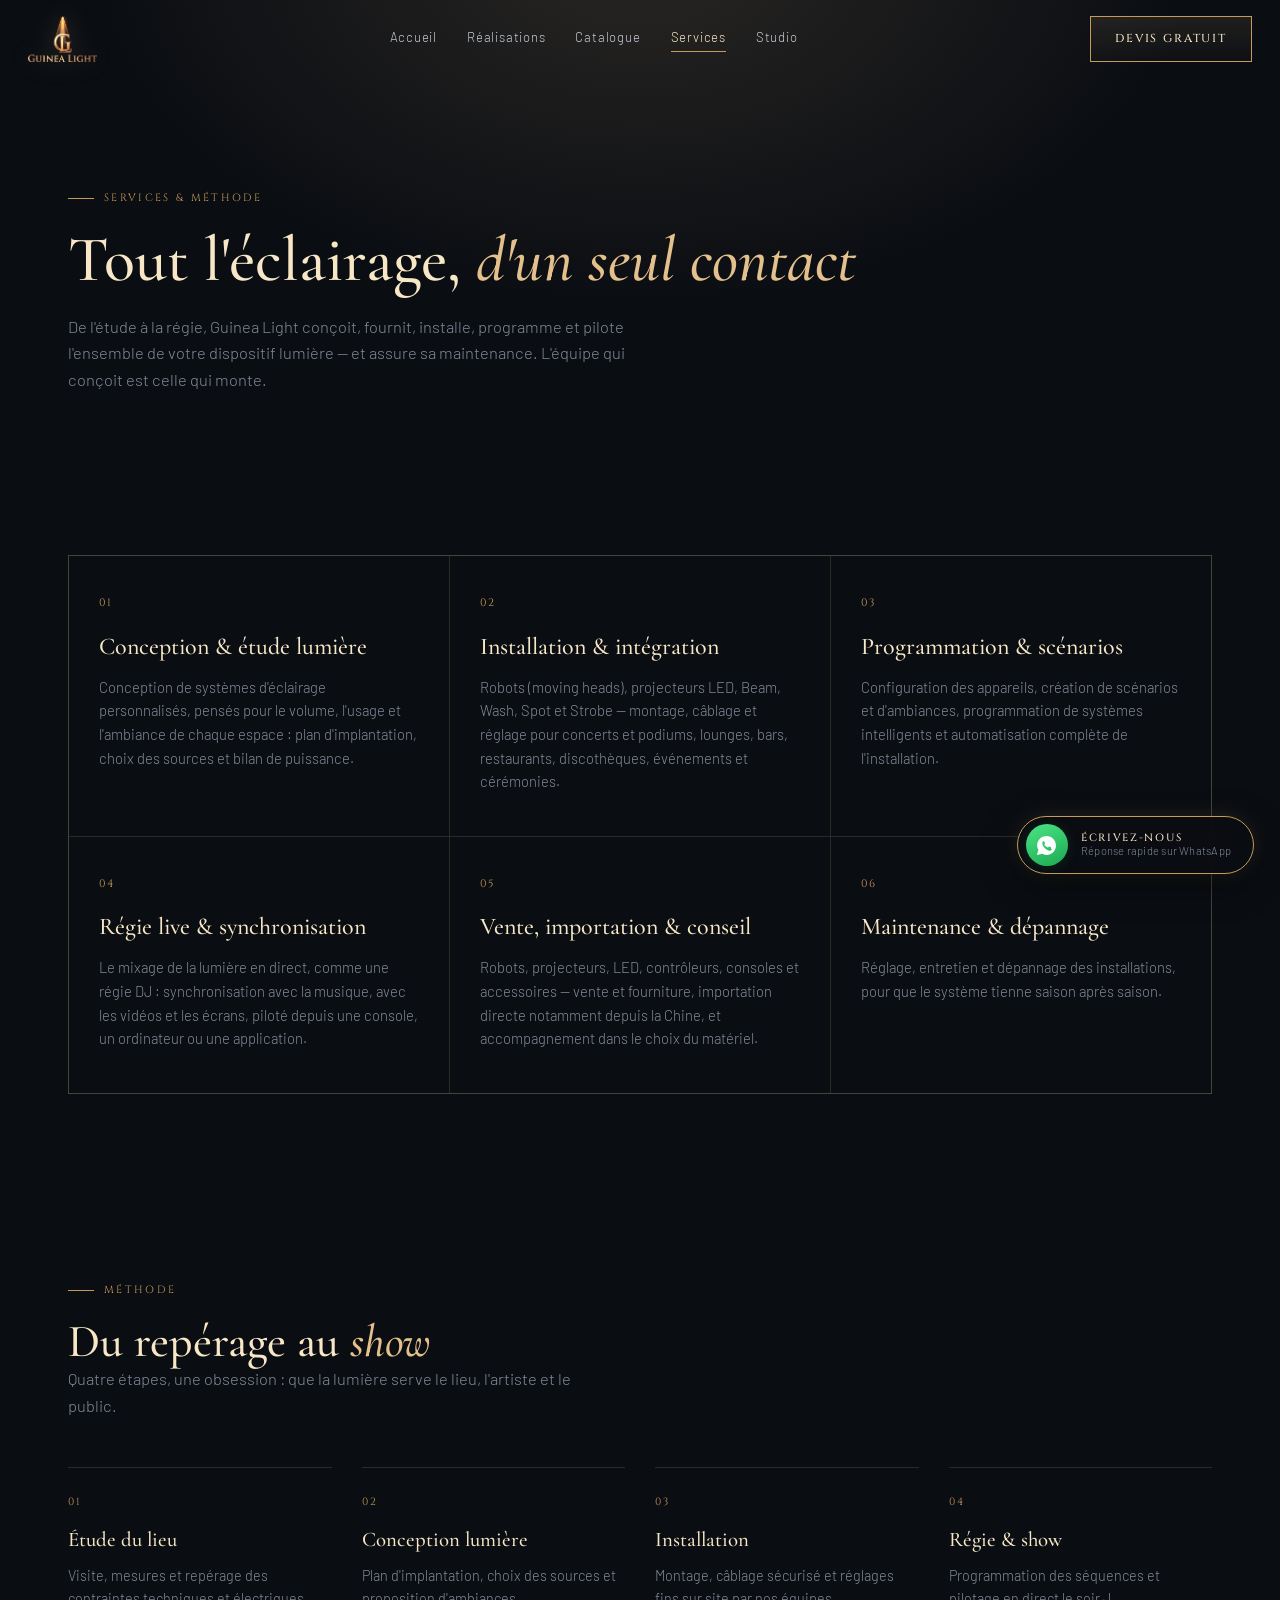
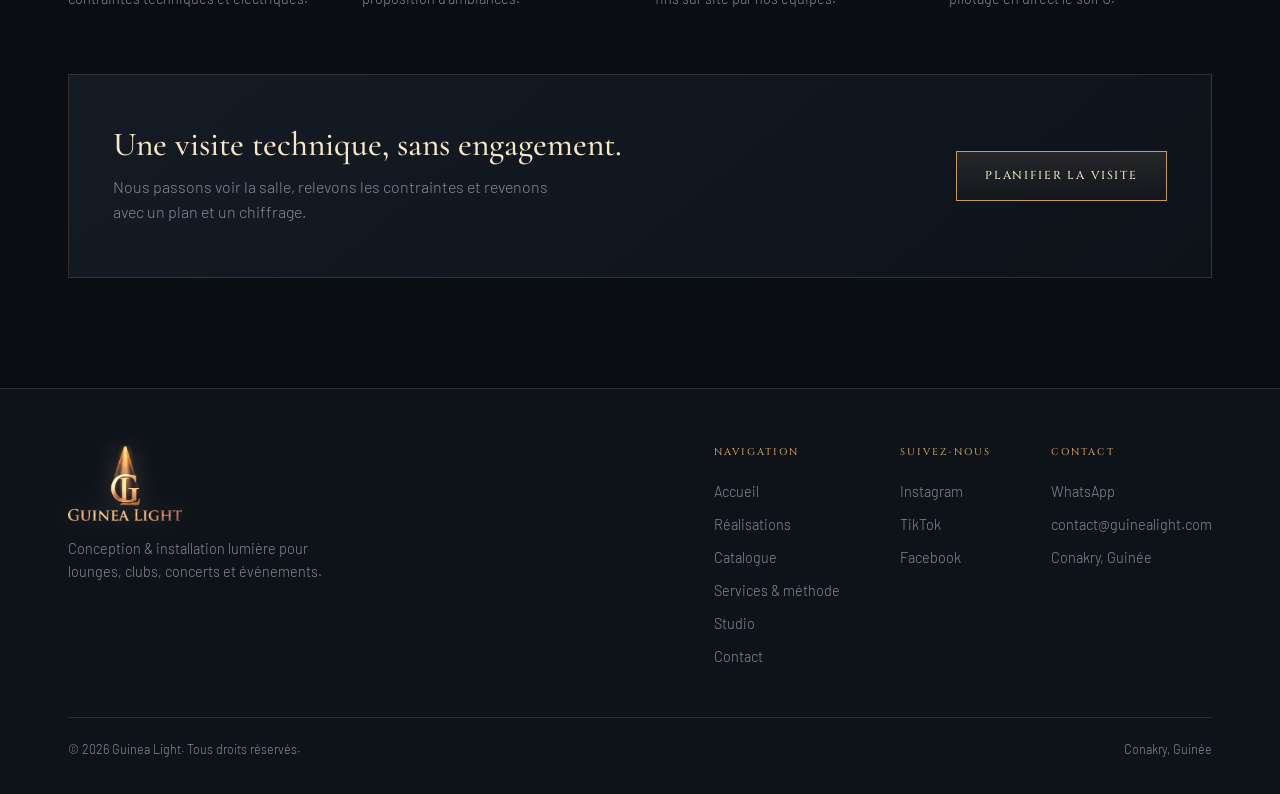
<file: services/index.html>
<!DOCTYPE html>
<html lang="fr">
<head>
<script>document.documentElement.className+=" js";setTimeout(function(){var d=document.documentElement;if(!window.__glReady)d.className=d.className.replace(" js","")},2500)</script><!-- .js gates the reveal animations; if site.js never boots, the class is dropped so content is never left invisible -->
<meta charset="UTF-8" />
<meta name="viewport" content="width=device-width, initial-scale=1.0" />
<title>Services &amp; méthode — éclairage, lasers, LED, régie DMX | Guinea Light</title>
<meta name="description" content="Conception, installation, programmation et régie live. Robots, projecteurs LED, Beam, Spot et strobes. Vente, importation et maintenance de matériel d'éclairage professionnel." />
<link rel="canonical" href="https://www.guinealight.com/services/" />
<meta name="robots" content="index, follow, max-image-preview:large, max-snippet:-1, max-video-preview:-1" />
<meta name="theme-color" content="#0A0D12" />
<meta name="author" content="Guinea Light" />
<link rel="icon" href="/favicon.ico" sizes="any" />
<link rel="icon" type="image/png" sizes="32x32" href="/favicon-32x32.png" />
<link rel="icon" type="image/png" sizes="16x16" href="/favicon-16x16.png" />
<link rel="apple-touch-icon" sizes="180x180" href="/apple-touch-icon.png" />
<link rel="manifest" href="/site.webmanifest" />
<meta property="og:type" content="website" />
<meta property="og:site_name" content="Guinea Light" />
<meta property="og:locale" content="fr_FR" />
<meta property="og:url" content="https://www.guinealight.com/services/" />
<meta property="og:title" content="Services &amp; méthode — éclairage, lasers, LED, régie DMX | Guinea Light" />
<meta property="og:description" content="Conception, installation, programmation et régie live. Robots, projecteurs LED, Beam, Spot et strobes. Vente, importation et maintenance de matériel d'éclairage professionnel." />
<meta property="og:image" content="https://www.guinealight.com/og-image.jpg" />
<meta property="og:image:width" content="1200" />
<meta property="og:image:height" content="630" />
<meta property="og:image:alt" content="Logo Guinea Light — monogramme GL doré sous un faisceau de lumière" />
<meta name="twitter:card" content="summary_large_image" />
<meta name="twitter:title" content="Services &amp; méthode — éclairage, lasers, LED, régie DMX | Guinea Light" />
<meta name="twitter:description" content="Conception, installation, programmation et régie live. Robots, projecteurs LED, Beam, Spot et strobes. Vente, importation et maintenance de matériel d'éclairage professionnel." />
<meta name="twitter:image" content="https://www.guinealight.com/og-image.jpg" />
<link rel="preconnect" href="https://fonts.googleapis.com" />
<link rel="preconnect" href="https://fonts.gstatic.com" crossorigin />
<link href="https://fonts.googleapis.com/css2?family=Cinzel:wght@400;500;600&family=Cormorant+Garamond:ital,wght@0,400;0,500;0,600;1,400;1,500&family=Barlow:wght@300;400;500;600&display=swap" rel="stylesheet" />
<link rel="stylesheet" href="/assets/site.css?v=4475e079" />
<script type="application/ld+json">
{
  "@context": "https://schema.org",
  "@type": "BreadcrumbList",
  "itemListElement": [
    {
      "@type": "ListItem",
      "position": 1,
      "name": "Accueil",
      "item": "https://www.guinealight.com/"
    },
    {
      "@type": "ListItem",
      "position": 2,
      "name": "Services",
      "item": "https://www.guinealight.com/services/"
    }
  ]
}
</script>
<script type="application/ld+json">
{
  "@context": "https://schema.org",
  "@type": "OfferCatalog",
  "name": "Services d'éclairage Guinea Light",
  "itemListElement": [
    {
      "@type": "Offer",
      "itemOffered": {
        "@type": "Service",
        "name": "Conception & étude lumière",
        "description": "Conception de systèmes d'éclairage personnalisés, pensés pour le volume, l'usage et l'ambiance de chaque espace : plan d'implantation, choix des sources et bilan de puissance."
      }
    },
    {
      "@type": "Offer",
      "itemOffered": {
        "@type": "Service",
        "name": "Installation & intégration",
        "description": "Robots (moving heads), projecteurs LED, Beam, Wash, Spot et Strobe — montage, câblage et réglage pour concerts et podiums, lounges, bars, restaurants, discothèques, événements et cérémonies."
      }
    },
    {
      "@type": "Offer",
      "itemOffered": {
        "@type": "Service",
        "name": "Programmation & scénarios",
        "description": "Configuration des appareils, création de scénarios et d'ambiances, programmation de systèmes intelligents et automatisation complète de l'installation."
      }
    },
    {
      "@type": "Offer",
      "itemOffered": {
        "@type": "Service",
        "name": "Régie live & synchronisation",
        "description": "Le mixage de la lumière en direct, comme une régie DJ : synchronisation avec la musique, avec les vidéos et les écrans, piloté depuis une console, un ordinateur ou une application."
      }
    },
    {
      "@type": "Offer",
      "itemOffered": {
        "@type": "Service",
        "name": "Vente, importation & conseil",
        "description": "Robots, projecteurs, LED, contrôleurs, consoles et accessoires — vente et fourniture, importation directe notamment depuis la Chine, et accompagnement dans le choix du matériel."
      }
    },
    {
      "@type": "Offer",
      "itemOffered": {
        "@type": "Service",
        "name": "Maintenance & dépannage",
        "description": "Réglage, entretien et dépannage des installations, pour que le système tienne saison après saison."
      }
    }
  ]
}
</script>
</head>
<body>
<header id="hdr">
  <a class="brand" href="/" aria-label="Guinea Light — accueil">
    <img src="/logo-full.png" alt="" width="69" height="46" />
  </a>
  <nav class="links"><a href="/">Accueil</a><a href="/realisations/">Réalisations</a><a href="/catalogue/">Catalogue</a><a href="/services/" aria-current="page">Services</a><a href="/studio/">Studio</a></nav>
  <a class="nav-cta" href="/contact/">Devis gratuit</a>
  <button class="burger" id="burger" type="button" aria-label="Ouvrir le menu" aria-expanded="false" aria-controls="drawer">
    <svg viewBox="0 0 24 24" fill="none" stroke="currentColor" stroke-width="1.6"><path d="M3 6h18M3 12h18M3 18h18"/></svg>
  </button>
</header>
<div class="drawer" id="drawer">
  <button class="drawer__close" id="drawer-close" type="button" aria-label="Fermer le menu">
    <svg viewBox="0 0 24 24" fill="none" stroke="currentColor" stroke-width="1.6"><path d="M6 6l12 12M18 6L6 18"/></svg>
  </button>
  <a href="/">Accueil</a><a href="/realisations/">Réalisations</a><a href="/catalogue/">Catalogue</a><a href="/services/">Services</a><a href="/studio/">Studio</a><a href="/contact/">Contact</a>
  <a class="btn" href="/contact/">Devis gratuit</a>
</div>
<section class="phero"><div class="wrap">
  <div class="eyebrow"><i></i><span>Services &amp; méthode</span></div>
  <h1 class="display">Tout l'éclairage, <em>d'un seul contact</em></h1>
  <p class="lede">De l'étude à la régie, Guinea Light conçoit, fournit, installe, programme et pilote l'ensemble de votre dispositif lumière — et assure sa maintenance. L'équipe qui conçoit est celle qui monte.</p>
</div></section>

<section class="sec sec--tight"><div class="wrap">
  <div class="grid-svc stagger" data-reveal><div class="svc"><div class="svc__n">01</div><h3>Conception &amp; étude lumière</h3><p>Conception de systèmes d'éclairage personnalisés, pensés pour le volume, l'usage et l'ambiance de chaque espace : plan d'implantation, choix des sources et bilan de puissance.</p></div><div class="svc"><div class="svc__n">02</div><h3>Installation &amp; intégration</h3><p>Robots (moving heads), projecteurs LED, Beam, Wash, Spot et Strobe — montage, câblage et réglage pour concerts et podiums, lounges, bars, restaurants, discothèques, événements et cérémonies.</p></div><div class="svc"><div class="svc__n">03</div><h3>Programmation &amp; scénarios</h3><p>Configuration des appareils, création de scénarios et d'ambiances, programmation de systèmes intelligents et automatisation complète de l'installation.</p></div><div class="svc"><div class="svc__n">04</div><h3>Régie live &amp; synchronisation</h3><p>Le mixage de la lumière en direct, comme une régie DJ : synchronisation avec la musique, avec les vidéos et les écrans, piloté depuis une console, un ordinateur ou une application.</p></div><div class="svc"><div class="svc__n">05</div><h3>Vente, importation &amp; conseil</h3><p>Robots, projecteurs, LED, contrôleurs, consoles et accessoires — vente et fourniture, importation directe notamment depuis la Chine, et accompagnement dans le choix du matériel.</p></div><div class="svc"><div class="svc__n">06</div><h3>Maintenance &amp; dépannage</h3><p>Réglage, entretien et dépannage des installations, pour que le système tienne saison après saison.</p></div></div>
</div></section>

<section class="sec"><div class="wrap">
  <div data-reveal style="margin-bottom:48px">
    <div class="eyebrow"><i></i><span>Méthode</span></div>
    <h2 class="display" style="font-size:clamp(1.9rem,3.6vw,2.9rem)">Du repérage au <em>show</em></h2>
    <p class="lede">Quatre étapes, une obsession : que la lumière serve le lieu, l'artiste et le public.</p>
  </div>
  <div class="grid-step stagger" data-reveal><div class="step"><div class="step__n">01</div><h3>Étude du lieu</h3><p>Visite, mesures et repérage des contraintes techniques et électriques.</p></div><div class="step"><div class="step__n">02</div><h3>Conception lumière</h3><p>Plan d'implantation, choix des sources et proposition d'ambiances.</p></div><div class="step"><div class="step__n">03</div><h3>Installation</h3><p>Montage, câblage sécurisé et réglages fins sur site par nos équipes.</p></div><div class="step"><div class="step__n">04</div><h3>Régie &amp; show</h3><p>Programmation des séquences et pilotage en direct le soir J.</p></div></div>
  <div class="cta" data-reveal>
    <div>
      <h2 class="display">Une visite technique, sans engagement.</h2>
      <p>Nous passons voir la salle, relevons les contraintes et revenons avec un plan et un chiffrage.</p>
    </div>
    <a class="btn" href="/contact/">Planifier la visite</a>
  </div>
</div></section>
<footer>
  <div class="wrap">
    <div class="foot">
      <div>
        <a class="brand" href="/"><img src="/logo-full.png" alt="Guinea Light" width="114" height="76" loading="lazy" /></a>
        <p class="tag">Conception &amp; installation lumière pour lounges, clubs, concerts et événements.</p>
      </div>
      <div class="foot__links">
        <div class="foot__col"><h4>Navigation</h4><a href="/">Accueil</a><a href="/realisations/">Réalisations</a><a href="/catalogue/">Catalogue</a><a href="/services/">Services &amp; méthode</a><a href="/studio/">Studio</a><a href="/contact/">Contact</a></div>
        <div class="foot__col"><h4>Suivez-nous</h4>
          <!-- TODO: real profile URLs -->
          <span>Instagram</span><span>TikTok</span><span>Facebook</span>
        </div>
        <div class="foot__col"><h4>Contact</h4>
          <a href="https://wa.me/224620615493" target="_blank" rel="noopener">WhatsApp</a>
          <a href="mailto:contact@guinealight.com">contact@guinealight.com</a>
          <span>Conakry, Guinée</span>
        </div>
      </div>
    </div>
    <div class="copyright">
      <span>© <span id="yr">2026</span> Guinea Light. Tous droits réservés.</span>
      <span>Conakry, Guinée</span>
    </div>
  </div>
</footer>
<a class="wa" href="https://wa.me/224620615493?text=Bonjour%20Guinea%20Light%2C%20je%20souhaite%20un%20devis%20pour%20mon%20lieu."
   target="_blank" rel="noopener" aria-label="Écrire à Guinea Light sur WhatsApp">
  <span class="wa__halo"></span>
  <span class="wa__icon"><svg viewBox="0 0 24 24" width="23" height="23" fill="#fff" aria-hidden="true"><path d="M12.04 2C6.6 2 2.2 6.4 2.2 11.84c0 1.74.46 3.44 1.32 4.94L2 22l5.36-1.4a9.84 9.84 0 0 0 4.68 1.2h.01c5.43 0 9.84-4.4 9.84-9.84C21.89 6.4 17.48 2 12.04 2Zm5.75 14.02c-.24.68-1.42 1.3-1.96 1.35-.5.05-.96.07-1.66-.18-2.27-.83-4.5-2.62-5.9-5.24-.5-.94-.7-1.7-.66-2.36.04-.62.5-1.62 1.02-1.9.2-.1.42-.13.62-.1.2.02.36.06.5.36.18.4.63 1.55.68 1.66.06.12.1.26.02.42-.08.16-.15.26-.3.42l-.22.26c-.12.14-.16.25-.07.42.4.78.94 1.44 1.62 2 .55.46 1.13.8 1.79 1.06.18.07.31.05.44-.09.12-.14.5-.6.64-.8.13-.2.27-.24.44-.17.18.06 1.42.66 1.66.78.24.12.4.18.46.28.06.1.06.6-.12 1.13Z"/></svg></span>
  <span class="wa__txt"><b>Écrivez-nous</b><span>Réponse rapide sur WhatsApp</span></span>
</a>
<script src="/assets/site.js?v=f0f9c101" defer></script>
</body>
</html>
</file>
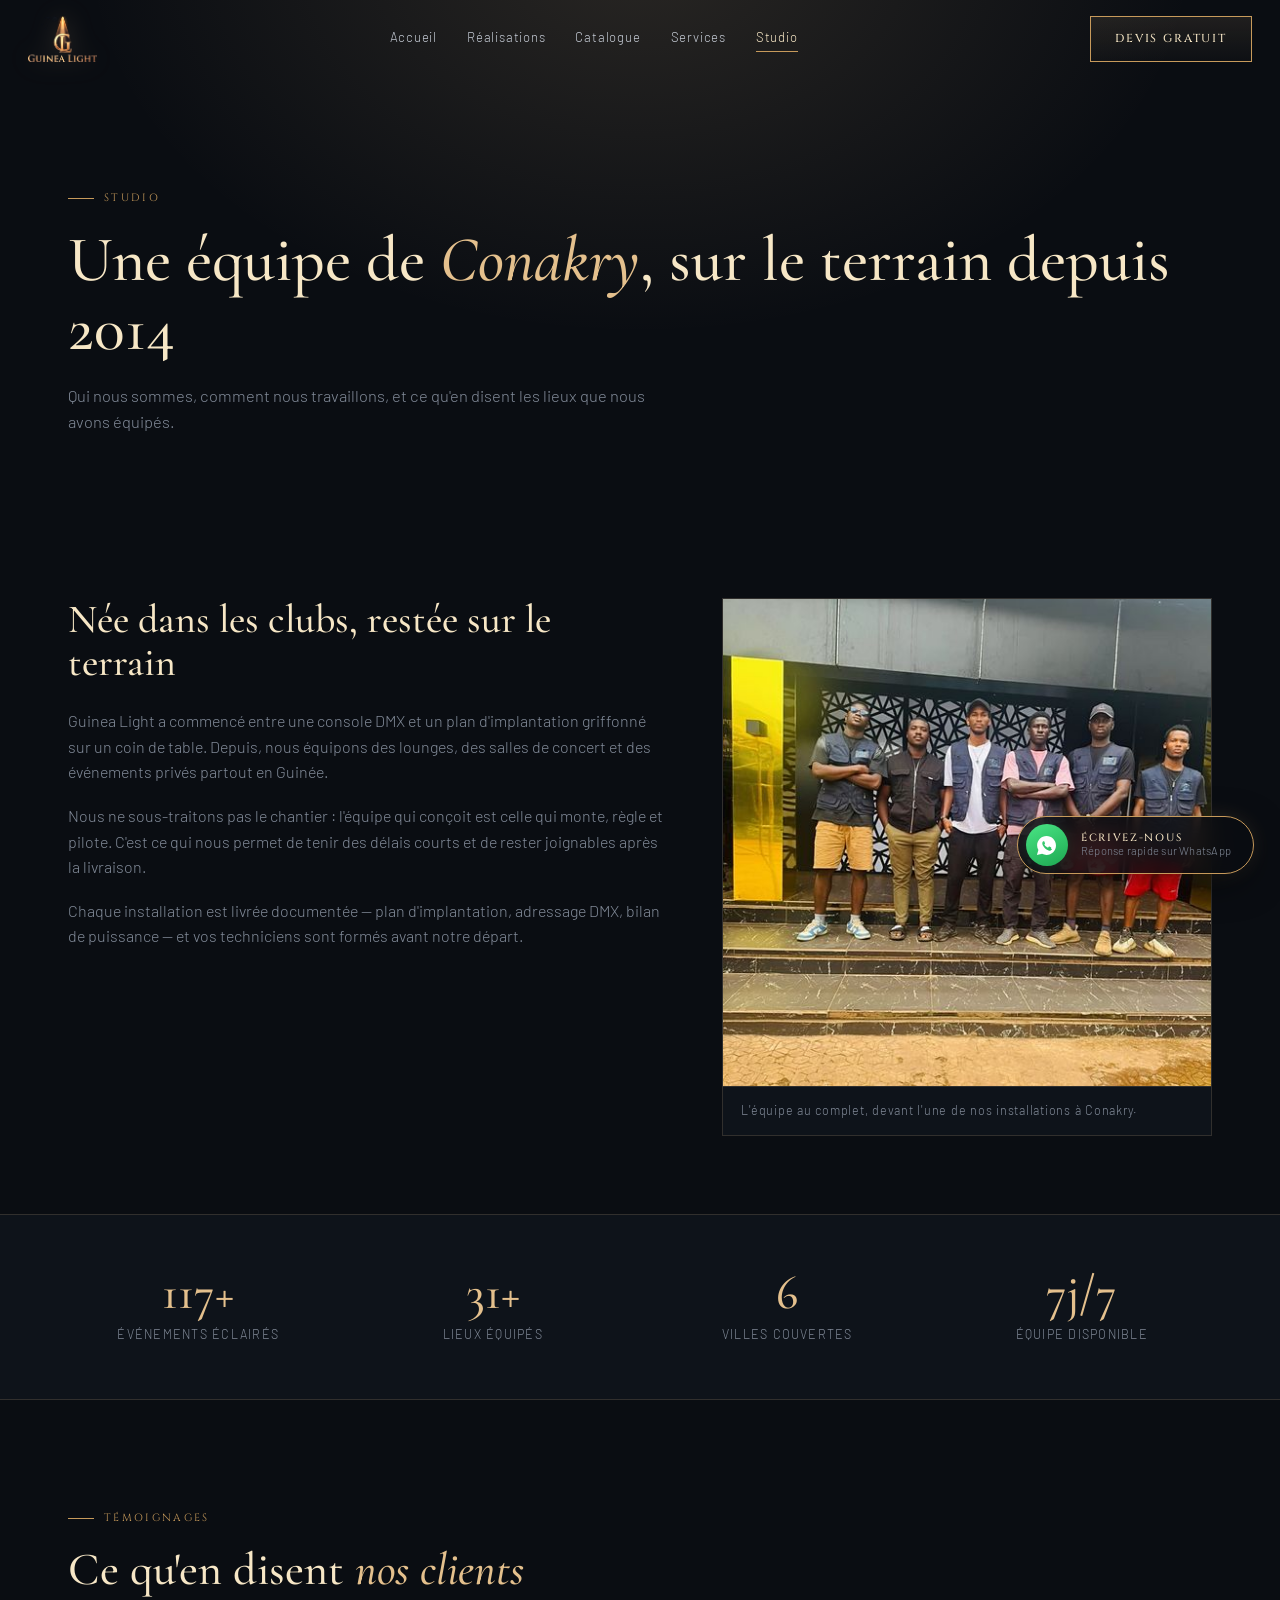
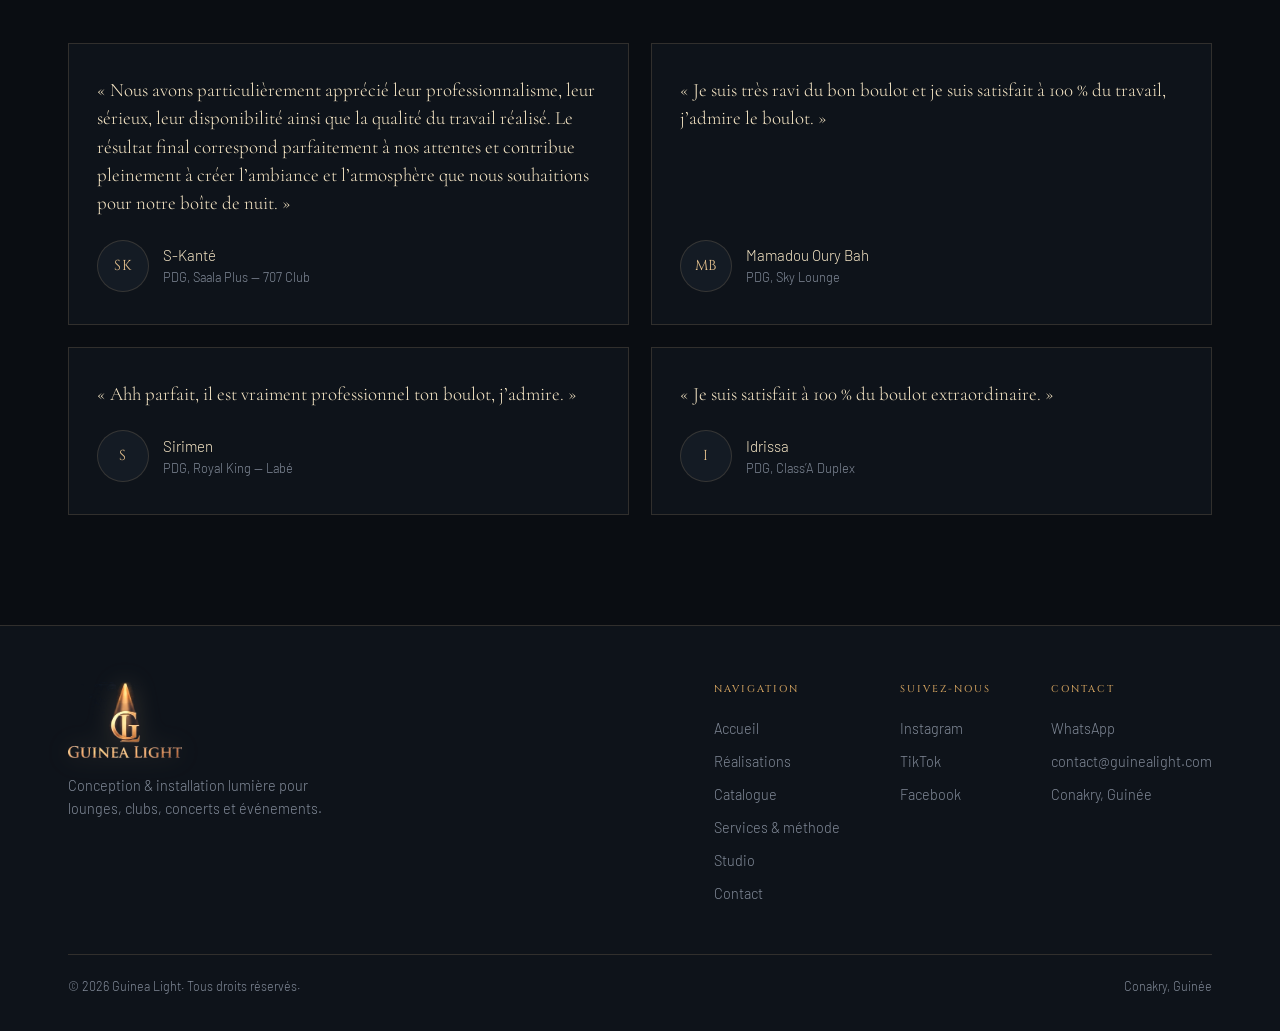
<file: studio/index.html>
<!DOCTYPE html>
<html lang="fr">
<head>
<script>document.documentElement.className+=" js";setTimeout(function(){var d=document.documentElement;if(!window.__glReady)d.className=d.className.replace(" js","")},2500)</script><!-- .js gates the reveal animations; if site.js never boots, the class is dropped so content is never left invisible -->
<meta charset="UTF-8" />
<meta name="viewport" content="width=device-width, initial-scale=1.0" />
<title>Studio — l'équipe Guinea Light à Conakry depuis 2014</title>
<meta name="description" content="Née dans les clubs de Conakry, Guinea Light conçoit, monte et pilote ses installations sans sous-traiter. Notre histoire, notre méthode, nos clients." />
<link rel="canonical" href="https://www.guinealight.com/studio/" />
<meta name="robots" content="index, follow, max-image-preview:large, max-snippet:-1, max-video-preview:-1" />
<meta name="theme-color" content="#0A0D12" />
<meta name="author" content="Guinea Light" />
<link rel="icon" href="/favicon.ico" sizes="any" />
<link rel="icon" type="image/png" sizes="32x32" href="/favicon-32x32.png" />
<link rel="icon" type="image/png" sizes="16x16" href="/favicon-16x16.png" />
<link rel="apple-touch-icon" sizes="180x180" href="/apple-touch-icon.png" />
<link rel="manifest" href="/site.webmanifest" />
<meta property="og:type" content="website" />
<meta property="og:site_name" content="Guinea Light" />
<meta property="og:locale" content="fr_FR" />
<meta property="og:url" content="https://www.guinealight.com/studio/" />
<meta property="og:title" content="Studio — l'équipe Guinea Light à Conakry depuis 2014" />
<meta property="og:description" content="Née dans les clubs de Conakry, Guinea Light conçoit, monte et pilote ses installations sans sous-traiter. Notre histoire, notre méthode, nos clients." />
<meta property="og:image" content="https://www.guinealight.com/og-image.jpg" />
<meta property="og:image:width" content="1200" />
<meta property="og:image:height" content="630" />
<meta property="og:image:alt" content="Logo Guinea Light — monogramme GL doré sous un faisceau de lumière" />
<meta name="twitter:card" content="summary_large_image" />
<meta name="twitter:title" content="Studio — l'équipe Guinea Light à Conakry depuis 2014" />
<meta name="twitter:description" content="Née dans les clubs de Conakry, Guinea Light conçoit, monte et pilote ses installations sans sous-traiter. Notre histoire, notre méthode, nos clients." />
<meta name="twitter:image" content="https://www.guinealight.com/og-image.jpg" />
<link rel="preconnect" href="https://fonts.googleapis.com" />
<link rel="preconnect" href="https://fonts.gstatic.com" crossorigin />
<link href="https://fonts.googleapis.com/css2?family=Cinzel:wght@400;500;600&family=Cormorant+Garamond:ital,wght@0,400;0,500;0,600;1,400;1,500&family=Barlow:wght@300;400;500;600&display=swap" rel="stylesheet" />
<link rel="stylesheet" href="/assets/site.css?v=4475e079" />
<script type="application/ld+json">
{
  "@context": "https://schema.org",
  "@type": "BreadcrumbList",
  "itemListElement": [
    {
      "@type": "ListItem",
      "position": 1,
      "name": "Accueil",
      "item": "https://www.guinealight.com/"
    },
    {
      "@type": "ListItem",
      "position": 2,
      "name": "Studio",
      "item": "https://www.guinealight.com/studio/"
    }
  ]
}
</script>
</head>
<body>
<header id="hdr">
  <a class="brand" href="/" aria-label="Guinea Light — accueil">
    <img src="/logo-full.png" alt="" width="69" height="46" />
  </a>
  <nav class="links"><a href="/">Accueil</a><a href="/realisations/">Réalisations</a><a href="/catalogue/">Catalogue</a><a href="/services/">Services</a><a href="/studio/" aria-current="page">Studio</a></nav>
  <a class="nav-cta" href="/contact/">Devis gratuit</a>
  <button class="burger" id="burger" type="button" aria-label="Ouvrir le menu" aria-expanded="false" aria-controls="drawer">
    <svg viewBox="0 0 24 24" fill="none" stroke="currentColor" stroke-width="1.6"><path d="M3 6h18M3 12h18M3 18h18"/></svg>
  </button>
</header>
<div class="drawer" id="drawer">
  <button class="drawer__close" id="drawer-close" type="button" aria-label="Fermer le menu">
    <svg viewBox="0 0 24 24" fill="none" stroke="currentColor" stroke-width="1.6"><path d="M6 6l12 12M18 6L6 18"/></svg>
  </button>
  <a href="/">Accueil</a><a href="/realisations/">Réalisations</a><a href="/catalogue/">Catalogue</a><a href="/services/">Services</a><a href="/studio/">Studio</a><a href="/contact/">Contact</a>
  <a class="btn" href="/contact/">Devis gratuit</a>
</div>
<section class="phero"><div class="wrap">
  <div class="eyebrow"><i></i><span>Studio</span></div>
  <h1 class="display">Une équipe de <em>Conakry</em>, sur le terrain depuis 2014</h1>
  <p class="lede">Qui nous sommes, comment nous travaillons, et ce qu'en disent les lieux que nous avons équipés.</p>
</div></section>

<section class="sec sec--tight"><div class="wrap">
  <div class="about">
    <div data-reveal>
      <h2 class="display">Née dans les clubs, restée sur le terrain</h2>
      <p>Guinea Light a commencé entre une console DMX et un plan d'implantation griffonné sur un coin de table. Depuis, nous équipons des lounges, des salles de concert et des événements privés partout en Guinée.</p>
      <p>Nous ne sous-traitons pas le chantier : l'équipe qui conçoit est celle qui monte, règle et pilote. C'est ce qui nous permet de tenir des délais courts et de rester joignables après la livraison.</p>
      <p>Chaque installation est livrée documentée — plan d'implantation, adressage DMX, bilan de puissance — et vos techniciens sont formés avant notre départ.</p>
    </div>
    <figure class="about__photo" data-reveal>
      <img src="/assets/studio/team-500.jpg"
           srcset="/assets/studio/team-500.jpg 500w, /assets/studio/team-900.jpg 900w, /assets/studio/team-960.jpg 960w"
           sizes="(max-width:560px) calc(100vw - 40px), (max-width:980px) calc(100vw - 56px), 490px"
           alt="Les six membres de l'équipe Guinea Light en gilets floqués, devant un lieu qu'ils viennent d'équiper à Conakry"
           width="960" height="960" loading="lazy" />
      <figcaption>L'équipe au complet, devant l'une de nos installations à Conakry.</figcaption>
    </figure>
  </div>
</div></section>

<div class="stats"><div class="wrap"><div class="stats__row" data-reveal>
  <div><b>150+</b><span>Événements éclairés</span></div>
  <div><b>40+</b><span>Lieux équipés</span></div>
  <div><b>8</b><span>Villes couvertes</span></div>
  <div><b>7j/7</b><span>Équipe disponible</span></div>
</div></div></div>

<section class="sec"><div class="wrap">
  <div data-reveal style="margin-bottom:48px">
    <div class="eyebrow"><i></i><span>Témoignages</span></div>
    <h2 class="display" style="font-size:clamp(1.9rem,3.6vw,2.9rem)">Ce qu'en disent <em>nos clients</em></h2>
  </div>
  <div class="grid-testi stagger" data-reveal>
    <figure class="testi">
      <blockquote>« Nous avons particulièrement apprécié leur professionnalisme, leur sérieux, leur disponibilité ainsi que la qualité du travail réalisé. Le résultat final correspond parfaitement à nos attentes et contribue pleinement à créer l’ambiance et l’atmosphère que nous souhaitions pour notre boîte de nuit. »</blockquote>
      <figcaption>
        <div class="testi__mono" aria-hidden="true">SK</div>
        <div><div class="testi__name">S-Kanté</div><div class="testi__role">PDG, Saala Plus — 707 Club</div></div>
      </figcaption>
    </figure>
    <figure class="testi">
      <blockquote>« Je suis très ravi du bon boulot et je suis satisfait à 100 % du travail, j’admire le boulot. »</blockquote>
      <figcaption>
        <div class="testi__mono" aria-hidden="true">MB</div>
        <div><div class="testi__name">Mamadou Oury Bah</div><div class="testi__role">PDG, Sky Lounge</div></div>
      </figcaption>
    </figure>
    <figure class="testi">
      <blockquote>« Ahh parfait, il est vraiment professionnel ton boulot, j’admire. »</blockquote>
      <figcaption>
        <div class="testi__mono" aria-hidden="true">S</div>
        <div><div class="testi__name">Sirimen</div><div class="testi__role">PDG, Royal King — Labé</div></div>
      </figcaption>
    </figure>
    <figure class="testi">
      <blockquote>« Je suis satisfait à 100 % du boulot extraordinaire. »</blockquote>
      <figcaption>
        <div class="testi__mono" aria-hidden="true">I</div>
        <div><div class="testi__name">Idrissa</div><div class="testi__role">PDG, Class’A Duplex</div></div>
      </figcaption>
    </figure>
  </div>
</div></section>
<footer>
  <div class="wrap">
    <div class="foot">
      <div>
        <a class="brand" href="/"><img src="/logo-full.png" alt="Guinea Light" width="114" height="76" loading="lazy" /></a>
        <p class="tag">Conception &amp; installation lumière pour lounges, clubs, concerts et événements.</p>
      </div>
      <div class="foot__links">
        <div class="foot__col"><h4>Navigation</h4><a href="/">Accueil</a><a href="/realisations/">Réalisations</a><a href="/catalogue/">Catalogue</a><a href="/services/">Services &amp; méthode</a><a href="/studio/">Studio</a><a href="/contact/">Contact</a></div>
        <div class="foot__col"><h4>Suivez-nous</h4>
          <!-- TODO: real profile URLs -->
          <span>Instagram</span><span>TikTok</span><span>Facebook</span>
        </div>
        <div class="foot__col"><h4>Contact</h4>
          <a href="https://wa.me/224620615493" target="_blank" rel="noopener">WhatsApp</a>
          <a href="mailto:contact@guinealight.com">contact@guinealight.com</a>
          <span>Conakry, Guinée</span>
        </div>
      </div>
    </div>
    <div class="copyright">
      <span>© <span id="yr">2026</span> Guinea Light. Tous droits réservés.</span>
      <span>Conakry, Guinée</span>
    </div>
  </div>
</footer>
<a class="wa" href="https://wa.me/224620615493?text=Bonjour%20Guinea%20Light%2C%20je%20souhaite%20un%20devis%20pour%20mon%20lieu."
   target="_blank" rel="noopener" aria-label="Écrire à Guinea Light sur WhatsApp">
  <span class="wa__halo"></span>
  <span class="wa__icon"><svg viewBox="0 0 24 24" width="23" height="23" fill="#fff" aria-hidden="true"><path d="M12.04 2C6.6 2 2.2 6.4 2.2 11.84c0 1.74.46 3.44 1.32 4.94L2 22l5.36-1.4a9.84 9.84 0 0 0 4.68 1.2h.01c5.43 0 9.84-4.4 9.84-9.84C21.89 6.4 17.48 2 12.04 2Zm5.75 14.02c-.24.68-1.42 1.3-1.96 1.35-.5.05-.96.07-1.66-.18-2.27-.83-4.5-2.62-5.9-5.24-.5-.94-.7-1.7-.66-2.36.04-.62.5-1.62 1.02-1.9.2-.1.42-.13.62-.1.2.02.36.06.5.36.18.4.63 1.55.68 1.66.06.12.1.26.02.42-.08.16-.15.26-.3.42l-.22.26c-.12.14-.16.25-.07.42.4.78.94 1.44 1.62 2 .55.46 1.13.8 1.79 1.06.18.07.31.05.44-.09.12-.14.5-.6.64-.8.13-.2.27-.24.44-.17.18.06 1.42.66 1.66.78.24.12.4.18.46.28.06.1.06.6-.12 1.13Z"/></svg></span>
  <span class="wa__txt"><b>Écrivez-nous</b><span>Réponse rapide sur WhatsApp</span></span>
</a>
<script src="/assets/site.js?v=f0f9c101" defer></script>
</body>
</html>
</file>
<file: assets/site.css>
/* ===== Guinea Light — shared stylesheet ===== */
:root{
  --ink:#0A0D12; --ink-2:#0E131A; --ink-3:#141B24;
  --line:rgba(228,192,141,.16);
  --gold:#E4C08D; --gold-deep:#C79A5B; --gold-hi:#F7E7C6;
  --text:#C6CCD6; --muted:#828B99;
  --serif:"Cormorant Garamond",Georgia,serif;
  --roman:"Cinzel",Georgia,serif;
  --sans:"Barlow",-apple-system,system-ui,sans-serif;
  --maxw:1200px;
}
*{box-sizing:border-box;margin:0;padding:0}
html{scroll-behavior:smooth;overflow-x:hidden}
body{background:var(--ink);color:var(--text);font-family:var(--sans);font-weight:300;line-height:1.6;-webkit-font-smoothing:antialiased;overflow-x:hidden}
a{color:inherit;text-decoration:none}
img{max-width:100%;height:auto;display:block}  /* height:auto or the HTML height attr pins it and distorts */
::selection{background:var(--gold-deep);color:var(--ink)}
.wrap{max-width:var(--maxw);margin:0 auto;padding:0 28px}
.display{font-family:var(--serif);font-weight:500;line-height:1.08;color:var(--gold-hi)}
.display em{font-style:italic;color:var(--gold)}
.lede{color:var(--muted);font-size:1.03rem;max-width:60ch}
.eyebrow{display:flex;align-items:center;gap:10px;font-family:var(--roman);font-size:.66rem;letter-spacing:.22em;text-transform:uppercase;color:var(--gold-deep);margin-bottom:18px}
.eyebrow i{width:26px;height:1px;background:var(--gold-deep);display:block}
.btn{display:inline-flex;align-items:center;gap:10px;font-family:var(--roman);font-weight:500;letter-spacing:.16em;text-transform:uppercase;font-size:.72rem;padding:15px 28px;border:1px solid var(--gold-deep);color:var(--gold-hi);background:linear-gradient(180deg,rgba(228,192,141,.10),rgba(228,192,141,.02));cursor:pointer;transition:.35s cubic-bezier(.2,.7,.2,1)}
.btn:hover{background:var(--gold);color:var(--ink);box-shadow:0 0 32px rgba(228,192,141,.28)}
.btn--ghost{background:transparent;border-color:var(--line)}
.btn--ghost:hover{border-color:var(--gold-deep);background:rgba(228,192,141,.06);color:var(--gold-hi);box-shadow:none}
.link-more{font-family:var(--roman);font-size:.72rem;letter-spacing:.14em;text-transform:uppercase;color:var(--gold);white-space:nowrap;transition:.3s}
.link-more:hover{color:var(--gold-hi)}
section{position:relative}
.sec{padding:110px 0}
.sec--tight{padding:78px 0}
.sec-head{display:flex;justify-content:space-between;align-items:flex-end;gap:30px;flex-wrap:wrap;margin-bottom:52px}
.sec-head h2{font-size:clamp(1.9rem,3.6vw,2.9rem)}

/* ---------- header ---------- */
header{position:fixed;top:0;left:0;right:0;z-index:60;display:flex;align-items:center;justify-content:space-between;gap:20px;padding:16px 28px;transition:.4s ease;border-bottom:1px solid transparent}
header.scrolled{background:rgba(10,13,18,.82);backdrop-filter:blur(14px);border-bottom-color:var(--line);padding:10px 28px}
.brand{display:flex;align-items:center;gap:12px}
.brand img{height:46px;width:auto;filter:drop-shadow(0 0 12px rgba(228,192,141,.3))}
.links{display:flex;gap:30px;align-items:center}
.links a{font-size:.82rem;letter-spacing:.06em;padding-bottom:3px;border-bottom:1px solid transparent;transition:.3s}
.links a:hover{color:var(--gold-hi)}
.links a[aria-current="page"]{color:var(--gold-hi);border-bottom-color:var(--gold-deep)}
.nav-cta{font-family:var(--roman);font-weight:500;letter-spacing:.16em;text-transform:uppercase;font-size:.72rem;padding:13px 24px;border:1px solid var(--gold-deep);color:var(--gold-hi);background:linear-gradient(180deg,rgba(228,192,141,.10),rgba(228,192,141,.02));transition:.35s cubic-bezier(.2,.7,.2,1)}
.nav-cta:hover{background:var(--gold);color:var(--ink);box-shadow:0 0 32px rgba(228,192,141,.28)}
.burger{display:none;background:none;border:0;color:var(--gold-hi);cursor:pointer;padding:8px}
.burger svg{width:26px;height:26px}
.drawer{position:fixed;inset:0;z-index:90;background:rgba(10,13,18,.97);backdrop-filter:blur(18px);display:flex;flex-direction:column;align-items:center;justify-content:center;gap:6px;opacity:0;pointer-events:none;transition:.35s}
.drawer.open{opacity:1;pointer-events:auto}
.drawer a{font-family:var(--serif);font-size:1.9rem;color:var(--gold-hi);padding:12px 0}
.drawer .btn{margin-top:22px;font-size:.72rem}
.drawer__close{position:absolute;top:22px;right:24px;background:none;border:0;color:var(--gold-hi);cursor:pointer;padding:8px}
.drawer__close svg{width:26px;height:26px}

/* ---------- page hero (inner pages) ---------- */
.phero{padding:190px 0 84px;position:relative;overflow:hidden}
.phero::before{content:"";position:absolute;inset:0;background:radial-gradient(70% 120% at 50% -10%,rgba(228,192,141,.14),transparent 62%);pointer-events:none}
.phero .wrap{position:relative}
.phero h1{font-size:clamp(2.3rem,5.4vw,4rem);margin-bottom:20px}
.phero .lede{max-width:66ch}
.phero__row{display:flex;justify-content:space-between;align-items:flex-end;gap:34px;flex-wrap:wrap}

/* ---------- home hero ---------- */
.hero{min-height:min(100svh,880px);display:flex;align-items:center;justify-content:center;text-align:center;position:relative;overflow:hidden;padding:120px 0 116px}
.hero__spot{position:absolute;inset:0;pointer-events:none;transition:background .3s}
.hero__glow{position:absolute;inset:0;background:radial-gradient(58% 80% at 50% 0,rgba(228,192,141,.20),transparent 60%);pointer-events:none}
.hero__bg{position:absolute;inset:0;overflow:hidden}
.hero__bg img{position:absolute;inset:0;width:100%;height:100%;object-fit:cover;opacity:0;animation:gl-cross 36s ease-in-out infinite}
.hero__bg img:nth-child(2){animation-delay:9s}
.hero__bg img:nth-child(3){animation-delay:18s}
.hero__bg img:nth-child(4){animation-delay:27s}
@keyframes gl-cross{
  0%{opacity:0;transform:scale(1.04)}
  4%{opacity:.42}
  22%{opacity:.42}
  27%{opacity:0}
  100%{opacity:0;transform:scale(1.15)}
}
/* keeps the logo and headline readable over the photography */
.hero__scrim{position:absolute;inset:0;pointer-events:none;background:linear-gradient(180deg,rgba(10,13,18,.86),rgba(10,13,18,.62) 42%,rgba(10,13,18,.80) 78%,var(--ink))}
.hero .wrap{position:relative;z-index:2}
.hero__logo{width:min(430px,74vw);margin:0 auto 6px;filter:drop-shadow(0 14px 60px rgba(228,192,141,.22))}
.hero__kicker{display:block;font-family:var(--roman);font-size:.68rem;letter-spacing:.3em;text-transform:uppercase;color:var(--gold-deep);margin:14px 0 8px}
.hero h1{font-size:clamp(2.5rem,6.4vw,5rem);margin:14px 0 20px}
.hero .lede{margin:0 auto;max-width:56ch}
.hero__cta{display:flex;gap:16px;justify-content:center;flex-wrap:wrap;margin-top:38px}
.scroll-hint{position:absolute;bottom:30px;left:50%;transform:translateX(-50%);font-family:var(--roman);font-size:.6rem;letter-spacing:.24em;text-transform:uppercase;color:var(--muted);display:flex;flex-direction:column;align-items:center;gap:10px;z-index:2}
.scroll-hint i{width:1px;height:42px;background:linear-gradient(var(--gold-deep),transparent);display:block}

/* ---------- marquee ---------- */
.marquee{border-block:1px solid var(--line);background:var(--ink-2);overflow:hidden;padding:16px 0}
.marquee__track{display:flex;gap:26px;width:max-content;animation:gl-scroll 34s linear infinite;font-family:var(--roman);font-size:.72rem;letter-spacing:.2em;text-transform:uppercase;color:var(--muted)}
.marquee__track span{white-space:nowrap}
.marquee__track b{color:var(--gold-deep);font-weight:400}
@keyframes gl-scroll{to{transform:translateX(-50%)}}

/* ---------- pull quote ---------- */
.quote{padding:96px 0;text-align:center}
.quote p{font-family:var(--serif);font-size:clamp(1.5rem,3.2vw,2.35rem);line-height:1.34;color:var(--gold-hi);max-width:22ch;margin:0 auto}
.quote em{font-style:italic;color:var(--gold)}

/* ---------- project cards ---------- */
.grid-proj{display:grid;grid-template-columns:repeat(auto-fill,minmax(300px,1fr));gap:22px}
.proj{display:block;border:1px solid var(--line);background:var(--ink-2);overflow:hidden;transition:.4s cubic-bezier(.2,.7,.2,1)}
.proj:hover{transform:translateY(-5px);border-color:var(--gold-deep);box-shadow:0 24px 60px -24px rgba(0,0,0,.9)}
.proj__scene{position:relative;aspect-ratio:4/3;overflow:hidden;background:radial-gradient(120% 80% at 50% 110%,#161d27,#080b10)}
.proj__beam,.proj__pool{position:absolute;mix-blend-mode:screen;pointer-events:none}
.proj__beam{top:-8%;left:50%;width:150%;height:150%;transform:translateX(-50%);filter:blur(5px);opacity:.6}
.proj__pool{left:50%;bottom:-30%;width:120%;height:80%;transform:translateX(-50%);filter:blur(14px);opacity:.55}
.proj__meta{padding:20px 22px 24px;border-top:1px solid var(--line)}
.proj__cat{font-family:var(--roman);font-size:.62rem;letter-spacing:.2em;text-transform:uppercase;color:var(--gold-deep)}
.proj__name{font-family:var(--serif);font-size:1.42rem;color:var(--gold-hi);margin:6px 0 2px}
.proj__loc{font-size:.84rem;color:var(--muted)}

/* ---------- photo teaser cards (home) ---------- */
.proj__shot{aspect-ratio:4/3;overflow:hidden;background:var(--ink-3)}
.proj__shot img{width:100%;height:100%;object-fit:cover;transition:transform .6s cubic-bezier(.2,.7,.2,1)}
.proj:hover .proj__shot img{transform:scale(1.04)}

/* ---------- venue galleries (réalisations) ---------- */
.venue{margin-bottom:86px;scroll-margin-top:110px}
.venue:last-of-type{margin-bottom:0}
.venue__head{display:flex;justify-content:space-between;align-items:flex-end;gap:28px;flex-wrap:wrap;margin-bottom:26px}
.venue__head h2{font-size:clamp(1.7rem,3.2vw,2.5rem);margin-bottom:10px}
.venue__n{font-family:var(--roman);font-size:.66rem;letter-spacing:.18em;text-transform:uppercase;color:var(--gold-deep);white-space:nowrap}
.gal{columns:3;column-gap:14px}
.gal__i{display:block;width:100%;margin:0 0 14px;padding:0;border:1px solid var(--line);background:none;cursor:zoom-in;break-inside:avoid;overflow:hidden;transition:border-color .35s}
.gal__i:hover{border-color:var(--gold-deep)}
.gal__i img{width:100%;height:auto;transition:transform .6s cubic-bezier(.2,.7,.2,1)}
.gal__i:hover img{transform:scale(1.03)}
@media(max-width:900px){.gal{columns:2}}
@media(max-width:560px){.gal{columns:1}}

/* ---------- lightbox ---------- */
.lightbox{position:fixed;inset:0;z-index:120;background:rgba(6,8,11,.96);backdrop-filter:blur(10px);display:flex;align-items:center;justify-content:center;padding:5vh 6vw}
.lightbox[hidden]{display:none}   /* author .lightbox rule would otherwise beat the UA [hidden] rule */
.lightbox img{max-width:100%;max-height:88vh;width:auto;height:auto;object-fit:contain;border:1px solid var(--line)}
.lightbox__close,.lightbox__nav{position:absolute;background:none;border:0;color:var(--gold-hi);cursor:pointer;line-height:1;transition:.3s;padding:14px}
.lightbox__close{top:14px;right:20px;font-size:2.4rem}
.lightbox__nav{top:50%;transform:translateY(-50%);font-size:3.4rem}
.lightbox__nav--prev{left:8px}
.lightbox__nav--next{right:8px}
.lightbox__close:hover,.lightbox__nav:hover{color:var(--gold)}
.lightbox__cap{position:absolute;left:0;right:0;bottom:16px;text-align:center;font-size:.82rem;color:var(--muted);padding:0 20px}

/* ---------- filter chips ---------- */
.chips{display:flex;gap:10px;flex-wrap:wrap;margin-bottom:34px}
.chip{font-family:var(--roman);font-size:.68rem;letter-spacing:.14em;text-transform:uppercase;padding:9px 18px;background:transparent;border:1px solid var(--line);color:var(--muted);cursor:pointer;transition:.3s}
.chip:hover{border-color:var(--gold-deep);color:var(--gold-hi)}
.chip[aria-pressed="true"]{border-color:var(--gold-deep);background:rgba(228,192,141,.10);color:var(--gold-hi)}
.note{font-size:.8rem;color:var(--muted);margin-top:26px;font-style:italic}

/* ---------- services / steps ---------- */
.grid-svc{display:grid;grid-template-columns:repeat(auto-fit,minmax(290px,1fr));gap:1px;background:var(--line);border:1px solid var(--line)}
.svc{background:var(--ink);padding:38px 30px 42px;position:relative;transition:.4s}
.svc:hover{background:var(--ink-2)}
.svc__n{font-family:var(--roman);font-size:.68rem;letter-spacing:.2em;color:var(--gold-deep);margin-bottom:16px}
.svc h3{font-family:var(--serif);font-size:1.5rem;font-weight:500;color:var(--gold-hi);margin-bottom:10px}
.svc p{font-size:.92rem;color:var(--muted)}
.grid-step{display:grid;grid-template-columns:repeat(auto-fit,minmax(230px,1fr));gap:30px}
.step{position:relative;padding-top:26px;border-top:1px solid var(--line)}
.step__n{font-family:var(--roman);font-size:.66rem;letter-spacing:.2em;color:var(--gold-deep);margin-bottom:12px}
.step h3{font-family:var(--serif);font-size:1.3rem;font-weight:500;color:var(--gold-hi);margin-bottom:8px}
.step p{font-size:.9rem;color:var(--muted)}

/* ---------- product cards ---------- */
.grid-prod{display:grid;grid-template-columns:repeat(auto-fill,minmax(270px,1fr));gap:22px}
.prod{border:1px solid var(--line);background:var(--ink-2);overflow:hidden;transition:.4s cubic-bezier(.2,.7,.2,1)}
.prod:hover{transform:translateY(-4px);border-color:var(--gold-deep)}
.prod__img{aspect-ratio:4/3;display:flex;align-items:center;justify-content:center;background:radial-gradient(90% 70% at 50% 20%,#1b232f,#0a0d12);border-bottom:1px solid var(--line);color:var(--muted);font-size:.74rem;letter-spacing:.14em;text-transform:uppercase;font-family:var(--roman);text-align:center;padding:16px}
.prod__meta{padding:20px 22px 24px}
.prod__cat{font-family:var(--roman);font-size:.6rem;letter-spacing:.2em;text-transform:uppercase;color:var(--gold-deep)}
.prod__name{font-family:var(--serif);font-size:1.28rem;color:var(--gold-hi);margin:6px 0 8px}
.prod__specs{font-size:.84rem;color:var(--muted);line-height:1.55}
.prod__mode{margin-top:12px;padding-top:12px;border-top:1px solid var(--line);font-size:.76rem;letter-spacing:.08em;color:var(--gold-deep)}

/* ---------- stats ---------- */
.stats{border-block:1px solid var(--line);background:var(--ink-2);padding:54px 0}
.stats__row{display:grid;grid-template-columns:repeat(auto-fit,minmax(170px,1fr));gap:34px;text-align:center}
.stats b{display:block;font-family:var(--serif);font-size:clamp(2rem,4.4vw,3rem);color:var(--gold);font-weight:500;line-height:1}
.stats span{display:block;margin-top:8px;font-size:.78rem;letter-spacing:.1em;text-transform:uppercase;color:var(--muted)}

/* ---------- studio / testimonials ---------- */
.about{display:grid;grid-template-columns:1.1fr .9fr;gap:56px;align-items:start}
.about p{margin-bottom:18px;color:var(--muted)}
.about h2{font-size:clamp(1.7rem,3.2vw,2.5rem);margin-bottom:24px}
.about__photo{margin:0;border:1px solid var(--line);background:var(--ink-2);overflow:hidden}
.about__photo img{display:block;width:100%;height:auto}
.about__photo figcaption{padding:14px 18px;border-top:1px solid var(--line);font-size:.78rem;letter-spacing:.06em;color:var(--muted)}
.grid-testi{display:grid;grid-template-columns:repeat(2,1fr);gap:22px}
.testi{border:1px solid var(--line);background:var(--ink-2);padding:32px 28px;display:flex;flex-direction:column}
.testi blockquote{font-family:var(--serif);font-size:1.18rem;line-height:1.5;color:var(--gold-hi);margin-bottom:22px}
.testi figcaption{display:flex;align-items:center;gap:14px;margin-top:auto}
.testi__mono{width:52px;height:52px;flex:0 0 52px;border-radius:50%;border:1px solid var(--line);background:var(--ink-3);display:flex;align-items:center;justify-content:center;font-family:var(--roman);font-size:.9rem;letter-spacing:.04em;color:var(--gold)}
.testi__name{color:var(--gold-hi);font-size:.94rem}
.testi__role{font-size:.8rem;color:var(--muted)}

/* ---------- CTA band ---------- */
.cta{border:1px solid var(--line);background:linear-gradient(140deg,var(--ink-3),var(--ink-2));padding:52px 44px;display:flex;justify-content:space-between;align-items:center;gap:34px;flex-wrap:wrap;margin-top:64px}
.cta h2{font-size:clamp(1.5rem,2.8vw,2.1rem)}
.cta p{color:var(--muted);margin-top:10px;max-width:52ch}
.cta--center{text-align:center;justify-content:center;flex-direction:column;padding:74px 44px}
.cta--center p{margin-inline:auto}

/* ---------- contact ---------- */
.contact-grid{display:grid;grid-template-columns:1fr 1fr;gap:60px;align-items:start}
.cinfo{display:flex;flex-direction:column;gap:2px;margin:32px 0 24px}
.cinfo a,.cinfo div{display:flex;flex-direction:column;gap:3px;padding:14px 0;border-bottom:1px solid var(--line);transition:.3s}
.cinfo a:hover{color:var(--gold-hi)}
.cinfo b{font-family:var(--roman);font-size:.6rem;letter-spacing:.2em;text-transform:uppercase;color:var(--gold-deep);font-weight:500}
.form{border:1px solid var(--line);background:var(--ink-2);padding:36px 32px}
.field{margin-bottom:20px}
.field label{display:block;font-family:var(--roman);font-size:.62rem;letter-spacing:.18em;text-transform:uppercase;color:var(--gold-deep);margin-bottom:8px}
.field input,.field select,.field textarea{width:100%;background:var(--ink);border:1px solid var(--line);color:var(--text);font-family:var(--sans);font-weight:300;font-size:.94rem;padding:13px 15px;transition:.3s}
.field input:focus,.field select:focus,.field textarea:focus{outline:none;border-color:var(--gold-deep)}
.field textarea{min-height:130px;resize:vertical}

/* ---------- footer ---------- */
footer{border-top:1px solid var(--line);padding:56px 0 34px;background:var(--ink-2)}
.foot{display:flex;justify-content:space-between;align-items:flex-start;gap:40px;flex-wrap:wrap}
.foot .brand img{height:76px}
.foot .tag{color:var(--muted);font-size:.9rem;max-width:280px;margin-top:16px}
.foot__links{display:flex;gap:60px;flex-wrap:wrap}
.foot__col h4{font-family:var(--roman);font-size:.62rem;letter-spacing:.2em;text-transform:uppercase;color:var(--gold-deep);margin-bottom:14px;font-weight:500}
.foot__col a,.foot__col span{display:block;font-size:.9rem;color:var(--muted);padding:5px 0;transition:.3s}
.foot__col a:hover{color:var(--gold-hi)}
.copyright{margin-top:44px;padding-top:22px;border-top:1px solid var(--line);display:flex;justify-content:space-between;flex-wrap:wrap;gap:12px;font-size:.78rem;color:var(--muted)}

/* ---------- whatsapp fab ---------- */
.wa{position:fixed;right:26px;bottom:26px;z-index:80;display:inline-flex;align-items:center;gap:13px;height:58px;padding:0 22px 0 8px;border:1px solid var(--gold-deep);border-radius:999px;background:rgba(10,13,18,.82);backdrop-filter:blur(12px);box-shadow:0 10px 40px -8px rgba(0,0,0,.8),0 0 26px -8px rgba(228,192,141,.3);transition:transform .4s cubic-bezier(.2,.7,.2,1),border-color .35s,box-shadow .35s}
.wa:hover{transform:translateY(-3px);border-color:var(--gold);box-shadow:0 14px 44px -6px rgba(0,0,0,.85),0 0 46px -4px rgba(228,192,141,.5)}
.wa__halo{position:absolute;left:8px;top:8px;width:42px;height:42px;border-radius:50%;background:radial-gradient(circle,rgba(37,211,102,.55),transparent 70%);filter:blur(8px);animation:gl-wa-halo 3.4s ease-in-out infinite;pointer-events:none}
@keyframes gl-wa-halo{0%,100%{opacity:.3;transform:scale(1)}50%{opacity:.65;transform:scale(1.18)}}
.wa__icon{position:relative;width:42px;height:42px;flex:0 0 42px;border-radius:50%;display:flex;align-items:center;justify-content:center;background:linear-gradient(155deg,#4AE585,#1DA851)}
.wa__txt{display:flex;flex-direction:column;line-height:1.15}
.wa__txt b{font-family:var(--roman);font-weight:500;font-size:.66rem;letter-spacing:.16em;text-transform:uppercase;color:var(--gold-hi)}
.wa__txt span{font-size:.7rem;color:var(--muted);letter-spacing:.02em}

/* ---------- reveal ---------- */
.js [data-reveal]{opacity:0;transform:translateY(22px);transition:opacity .9s cubic-bezier(.2,.7,.2,1),transform .9s cubic-bezier(.2,.7,.2,1)}
.js [data-reveal].in{opacity:1;transform:none}
/* grid children cascade in rather than landing as one block */
.js .stagger > *{opacity:0;transform:translateY(18px);transition:opacity .7s cubic-bezier(.2,.7,.2,1),transform .7s cubic-bezier(.2,.7,.2,1),border-color .35s}
.js .stagger.in > *{opacity:1;transform:none}

/* ---------- motion ---------- */
.hero__glow{animation:gl-breathe 9s ease-in-out infinite}
@keyframes gl-breathe{0%,100%{opacity:.72;transform:scale(1)}50%{opacity:1;transform:scale(1.06)}}
.hero__logo{animation:gl-float 8s ease-in-out infinite}
@keyframes gl-float{0%,100%{transform:translateY(0)}50%{transform:translateY(-9px)}}
.scroll-hint i{animation:gl-drop 2.6s ease-in-out infinite;transform-origin:top}
@keyframes gl-drop{0%,100%{transform:scaleY(.35);opacity:.35}50%{transform:scaleY(1);opacity:1}}
/* light sweeps across a button on hover */
.btn{position:relative;overflow:hidden}
.btn::after{content:"";position:absolute;top:0;left:-130%;width:60%;height:100%;background:linear-gradient(100deg,transparent,rgba(247,231,198,.22),transparent);transform:skewX(-18deg);transition:left .75s cubic-bezier(.2,.7,.2,1);pointer-events:none}
.btn:hover::after{left:140%}
.links a{position:relative}
.links a:not([aria-current])::after{content:"";position:absolute;left:0;right:100%;bottom:-1px;height:1px;background:var(--gold-deep);transition:right .35s cubic-bezier(.2,.7,.2,1)}
.links a:not([aria-current]):hover::after{right:0}
.gal__i:hover img{transform:scale(1.05);filter:brightness(1.08)}
.stats b{transition:color .4s}

/* ---------- responsive ---------- */
@media(max-width:980px){
  .about{grid-template-columns:1fr;gap:38px}
  .contact-grid{grid-template-columns:1fr;gap:40px}
}
@media(max-width:820px){
  .grid-testi{grid-template-columns:1fr}
  .links,.nav-cta{display:none}
  .burger{display:block}
  .sec{padding:62px 0}
  .sec--tight{padding:44px 0}
  .phero{padding:132px 0 34px}
  .cta{padding:38px 28px;margin-top:44px}
  .wa__txt{display:none}
  .wa{padding:0 8px;gap:0}
  .brand img{height:38px}
  .foot__links{gap:36px}
  .venue{margin-bottom:58px}
  .venue__head{margin-bottom:20px}
  /* one scrollable row beats a ragged two-line wrap on a phone */
  .chips{flex-wrap:nowrap;overflow-x:auto;scrollbar-width:none;-webkit-overflow-scrolling:touch;
         margin-inline:-20px;padding-inline:20px;margin-bottom:24px}
  .chips::-webkit-scrollbar{display:none}
  .chip{flex:0 0 auto}
  /* keep the last cards clear of the floating WhatsApp button */
  footer{padding-bottom:96px}
}
@media(max-width:560px){
  .wrap{padding:0 20px}
  .scroll-hint{display:none}   /* no room for it beside stacked CTAs */
  .hero__cta{flex-direction:column;align-items:stretch}
  .hero__cta .btn{justify-content:center}
  .form{padding:26px 20px}
  .svc{padding:30px 24px 34px}
  .foot__links{gap:28px}
  .copyright{flex-direction:column;gap:6px}
}
@media(prefers-reduced-motion:reduce){
  *{animation:none!important;transition:none!important;scroll-behavior:auto!important}
  [data-reveal],.stagger > *{opacity:1!important;transform:none!important}
  .hero__bg img{opacity:0}
  .hero__bg img:first-child{opacity:.42}
}
</file>
